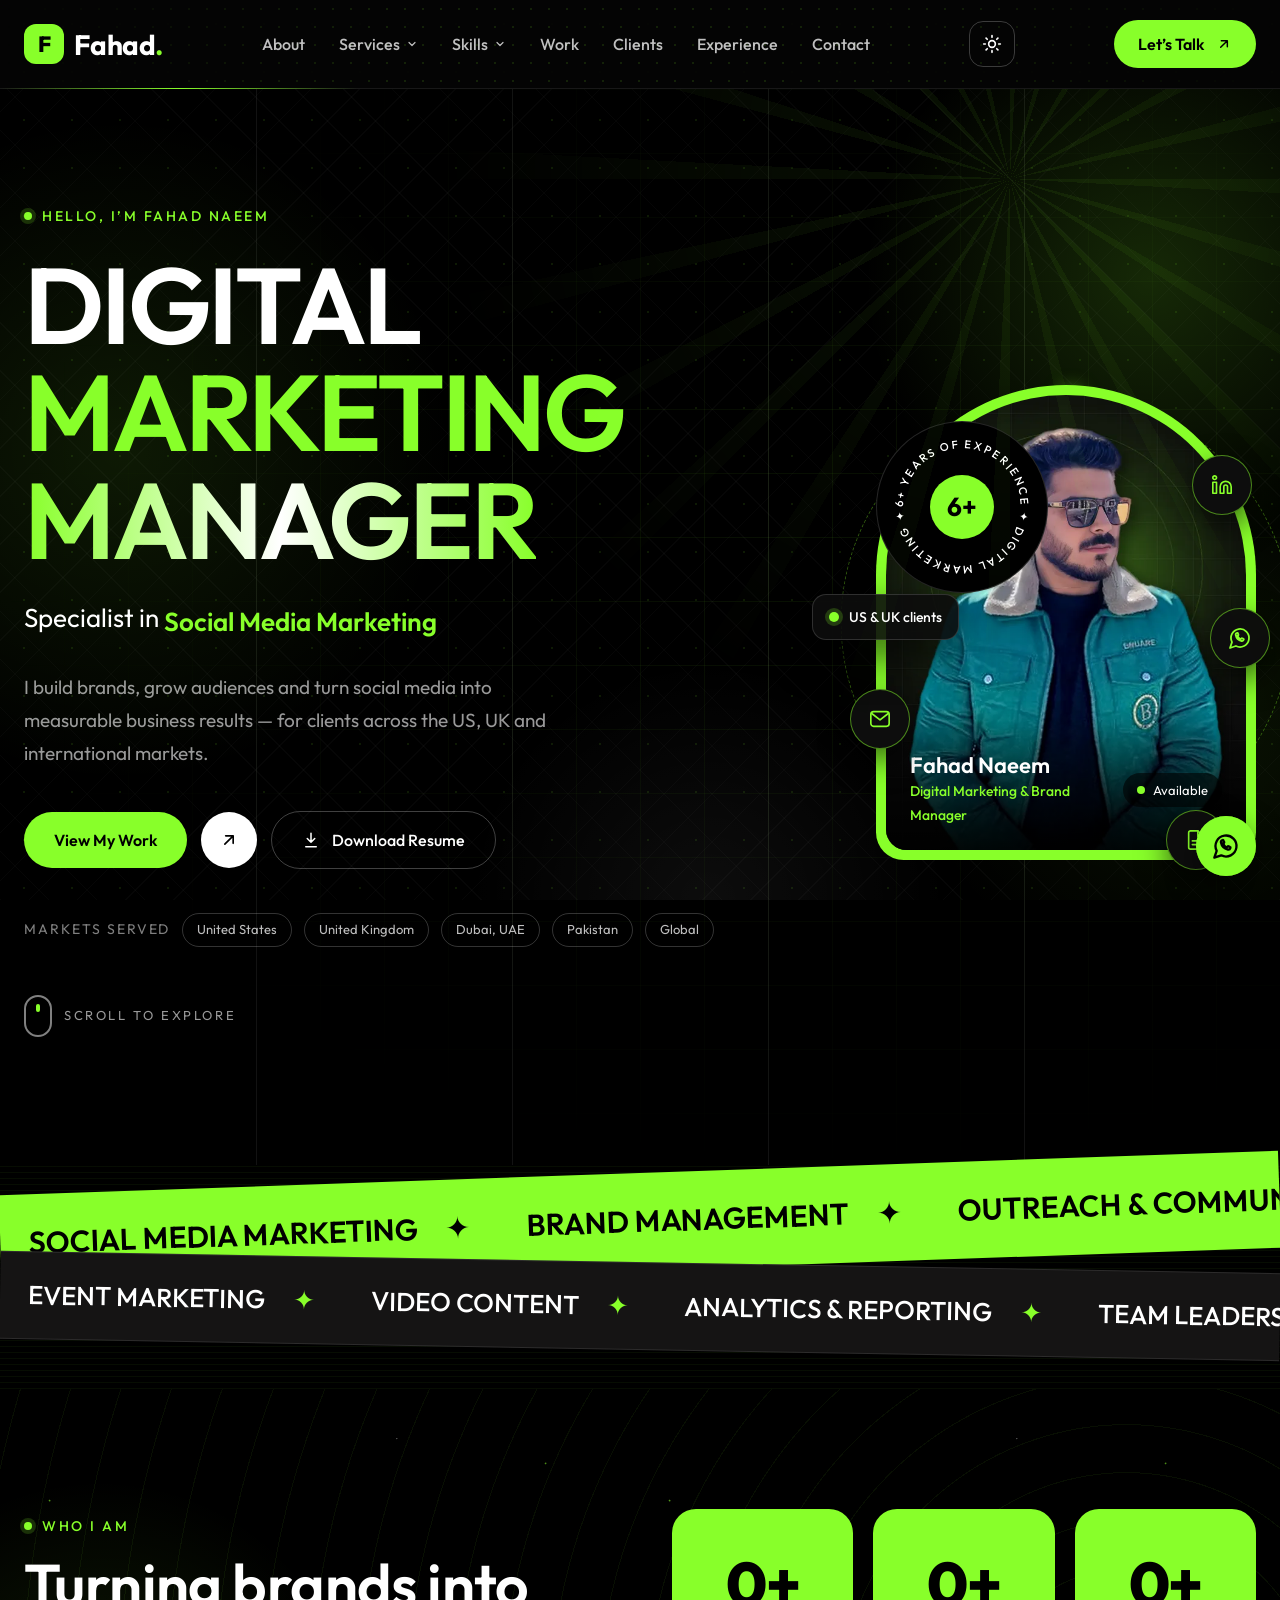
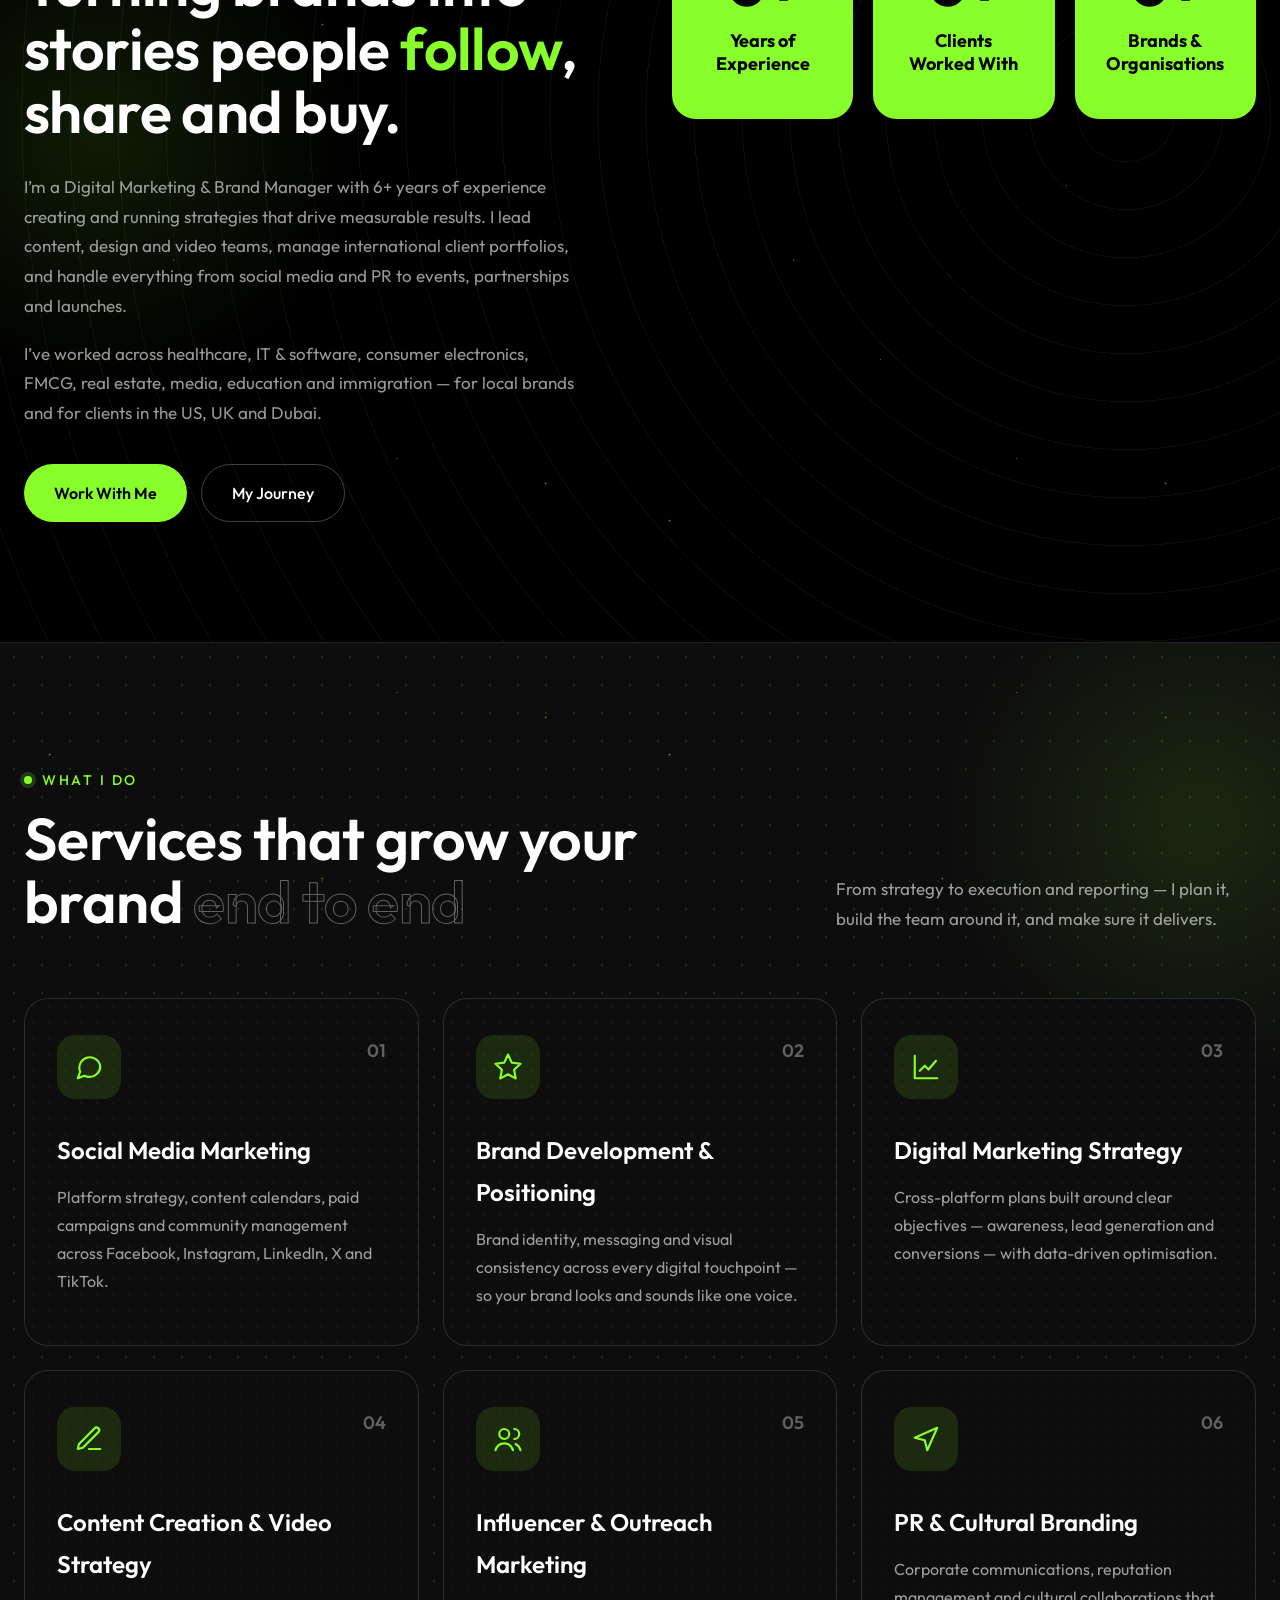
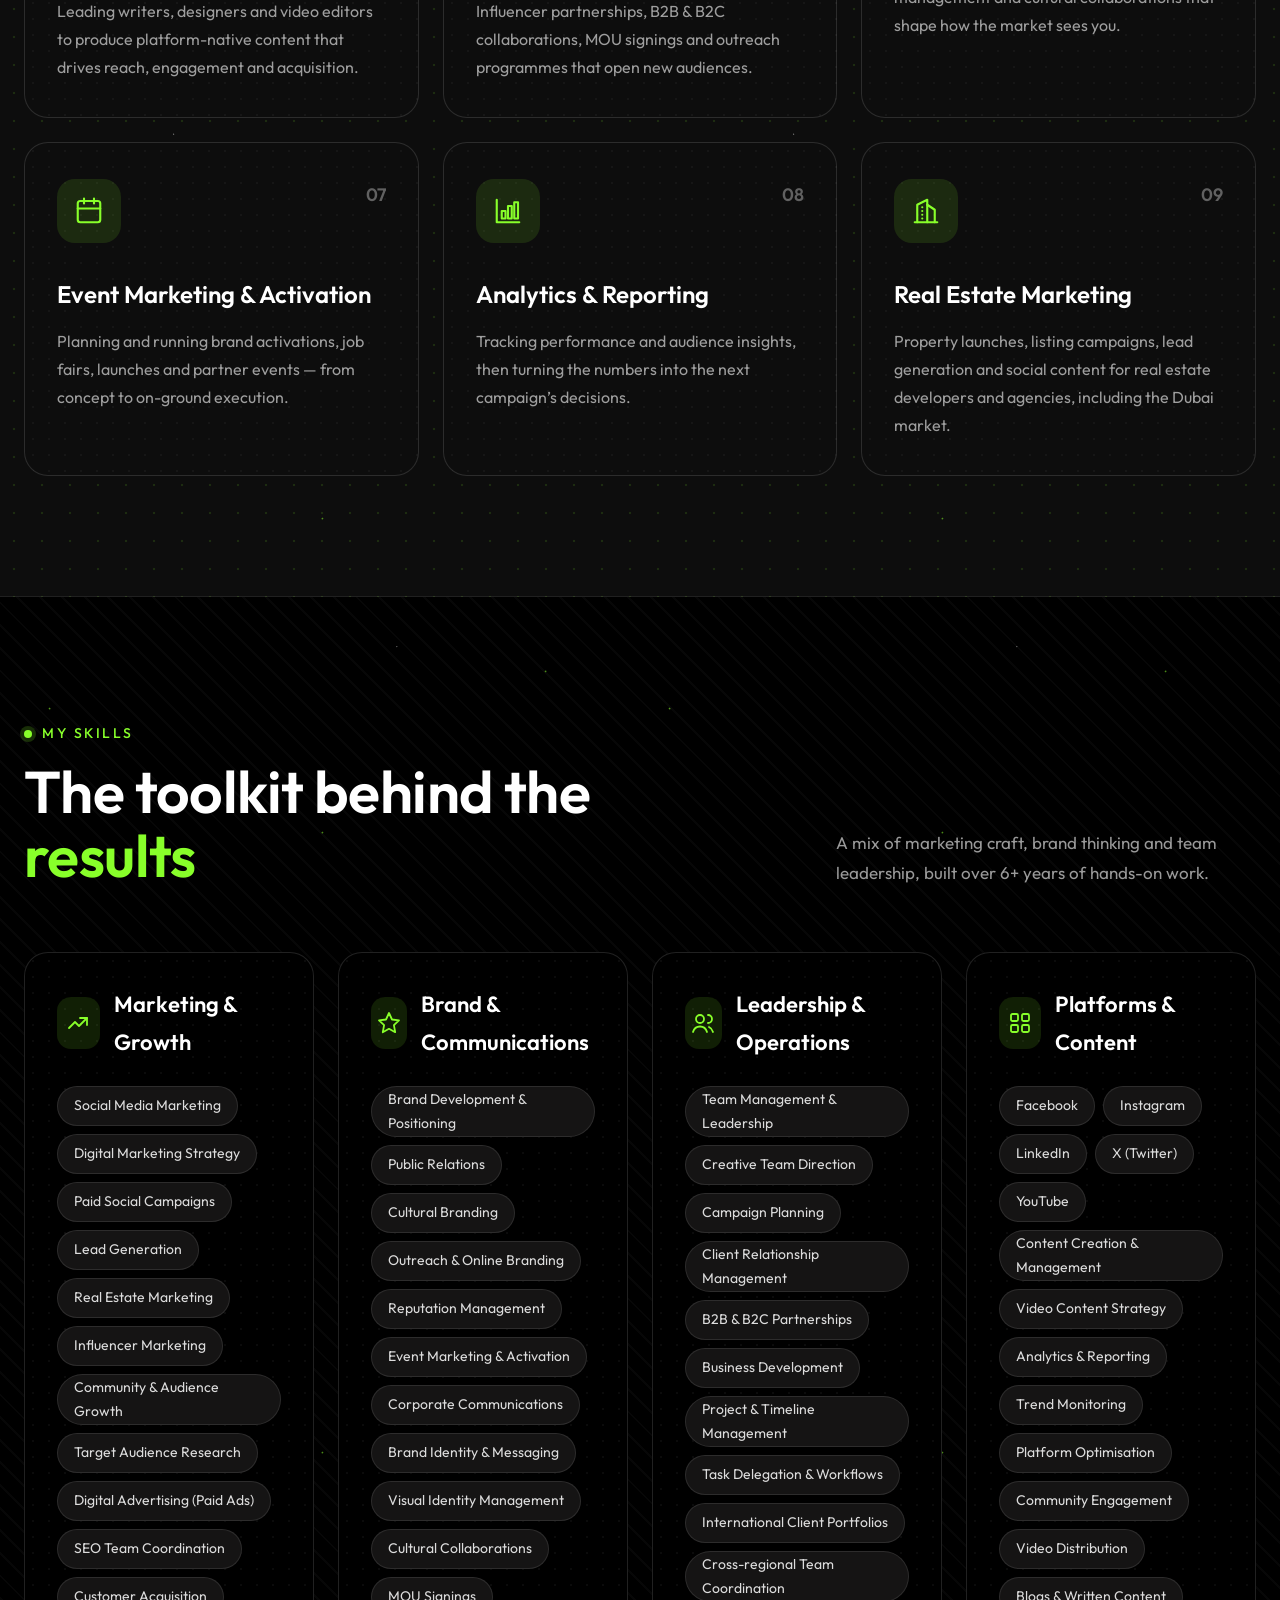
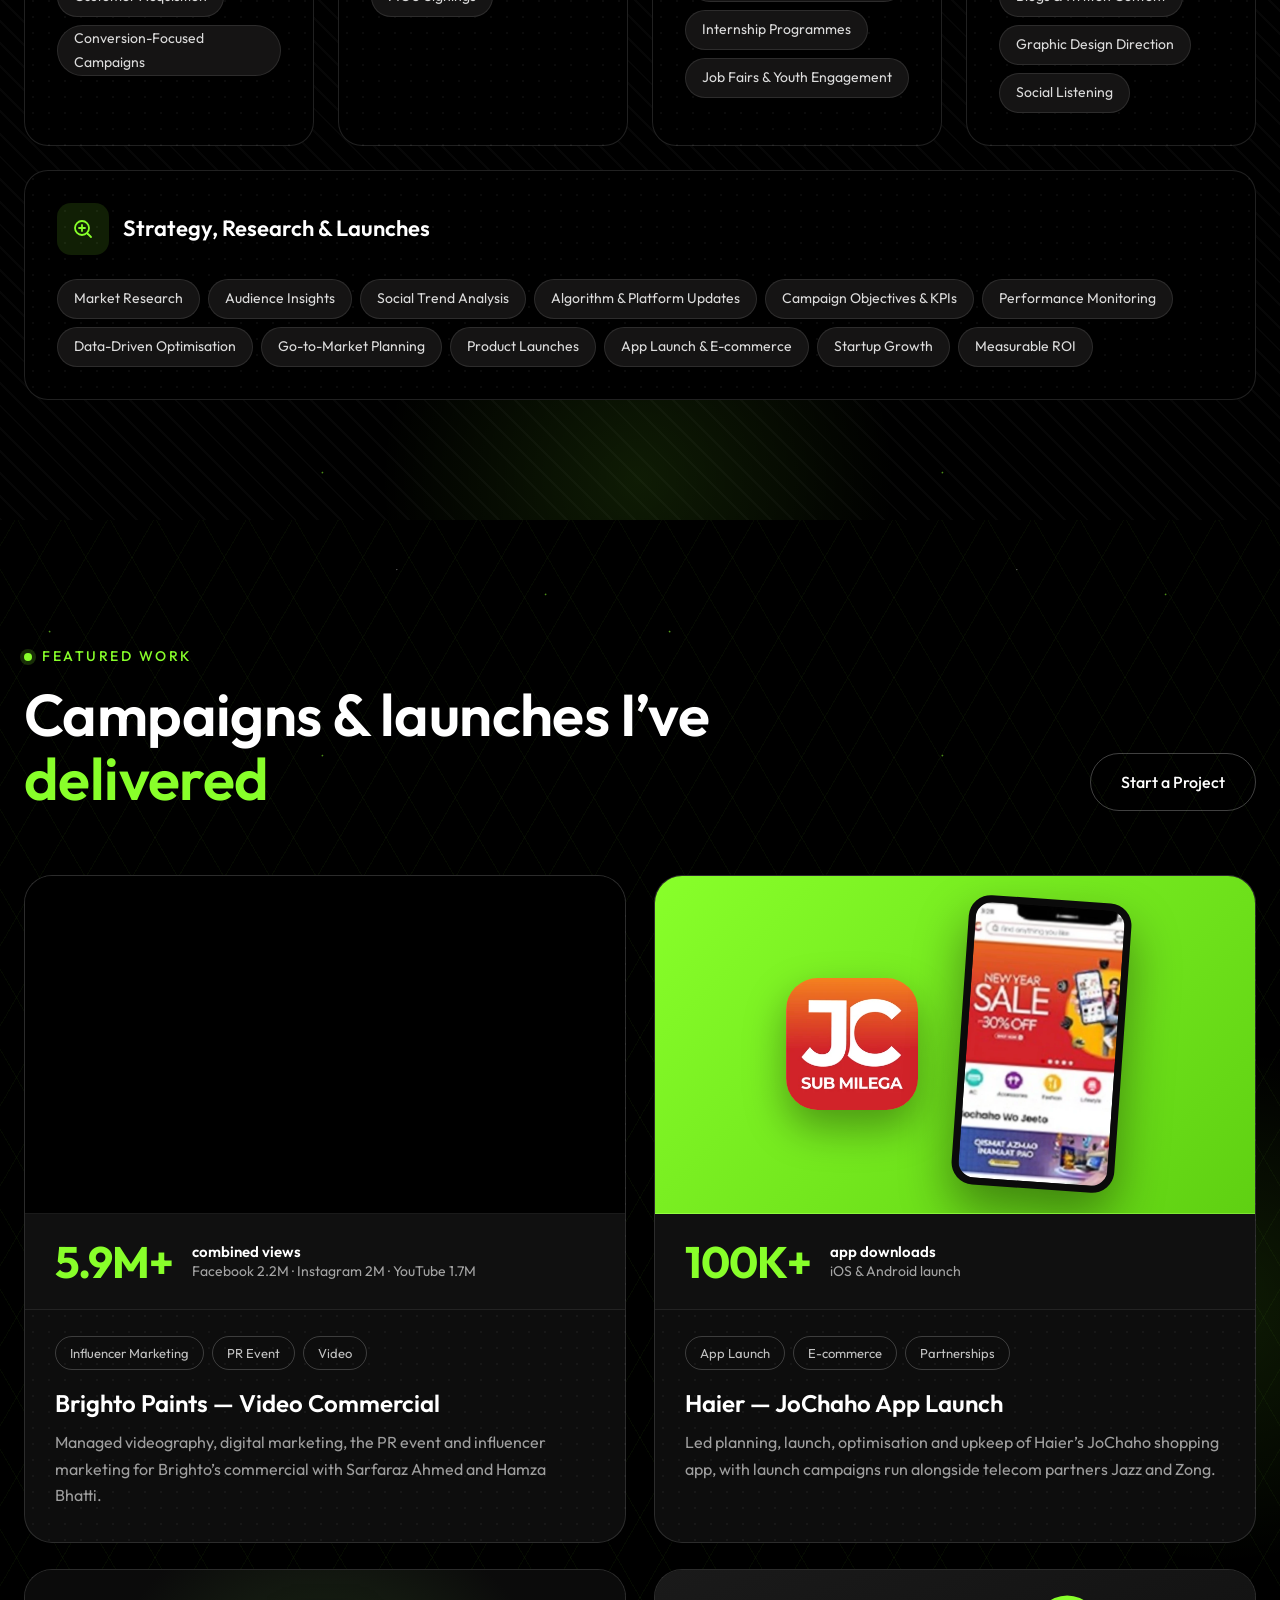
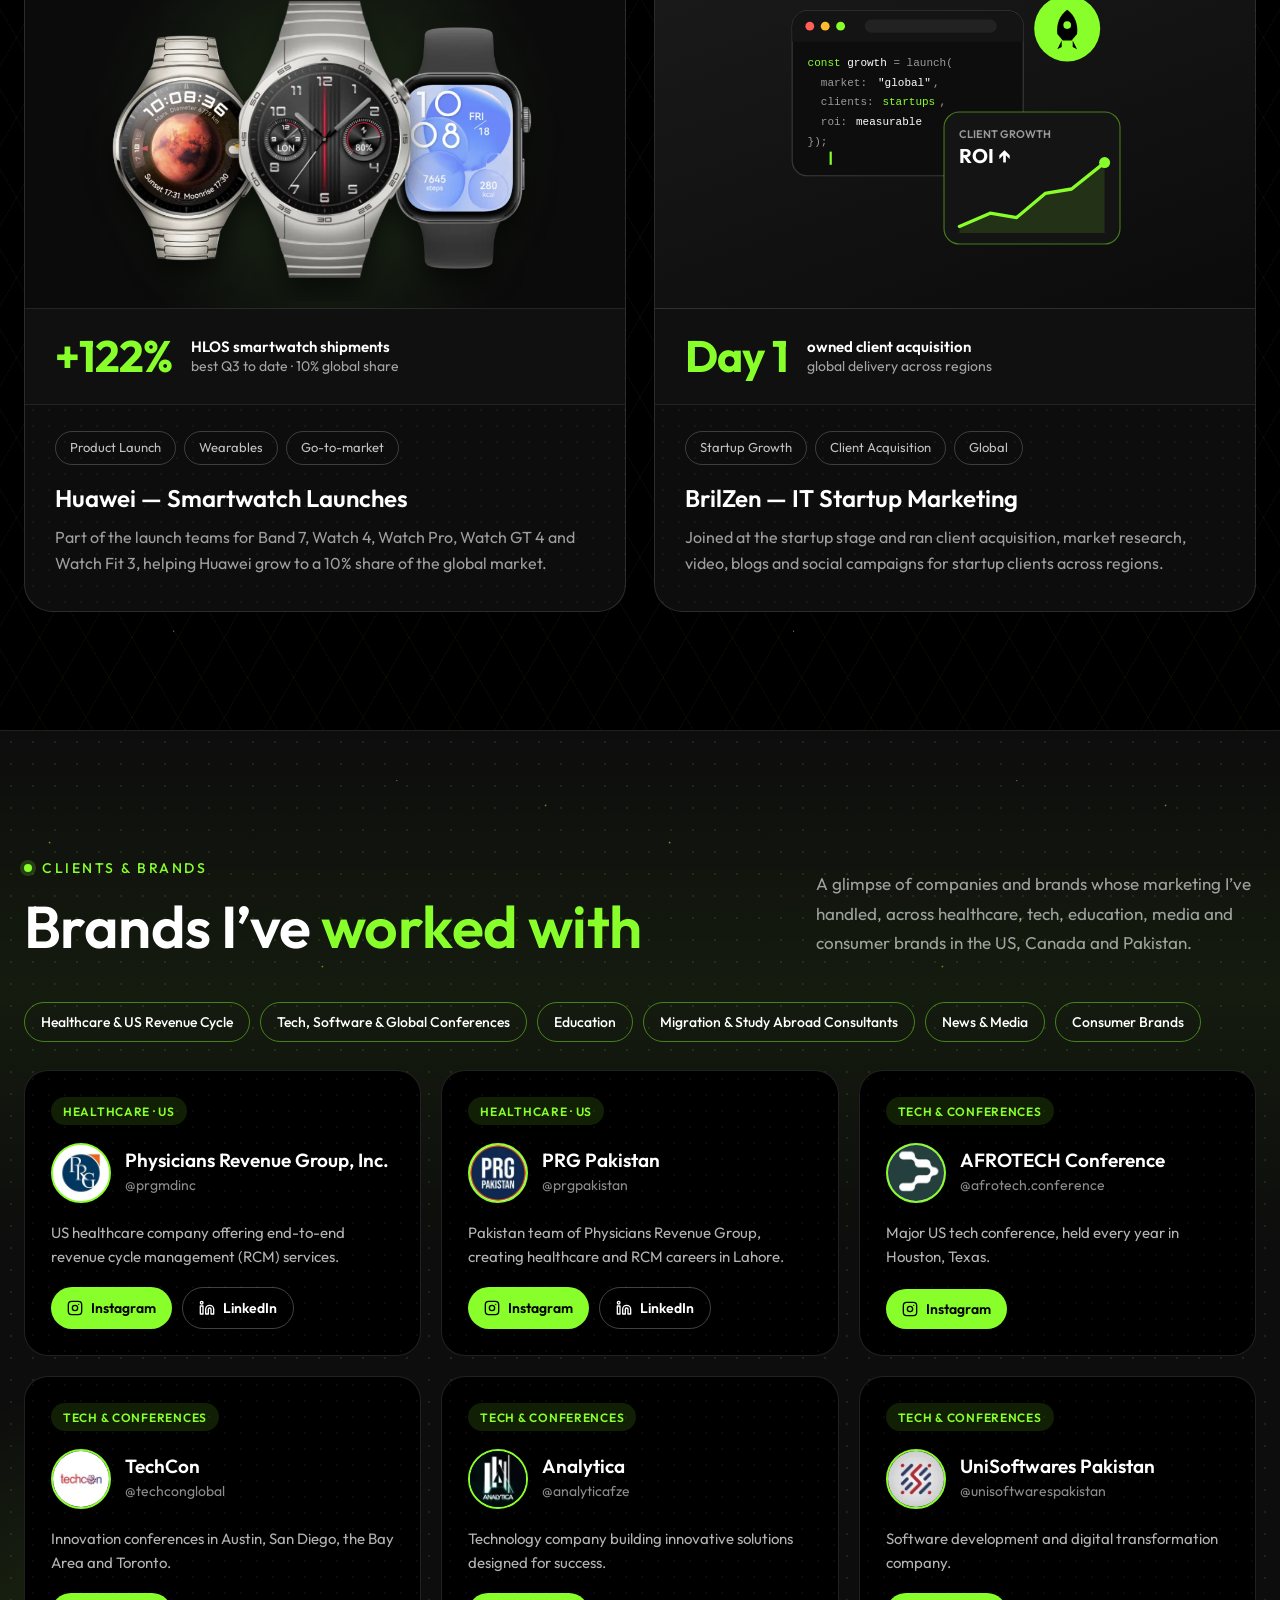
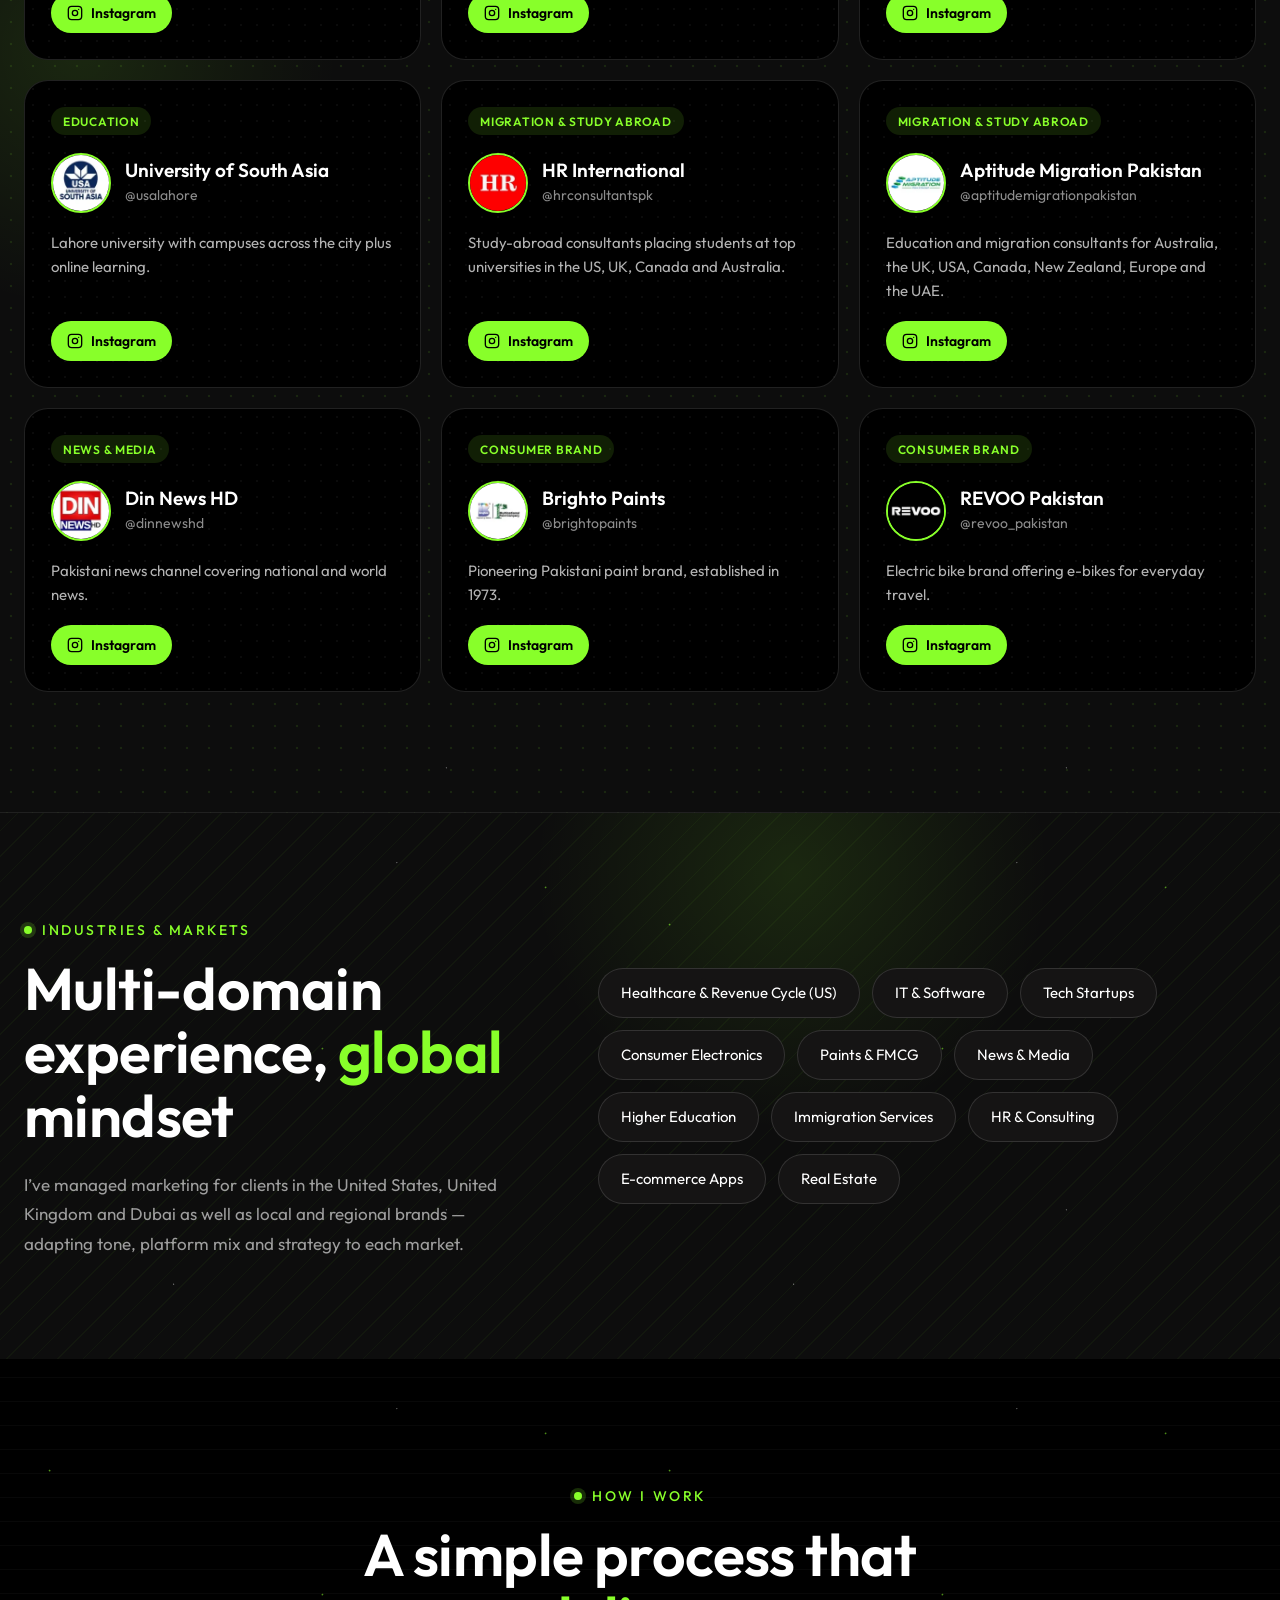
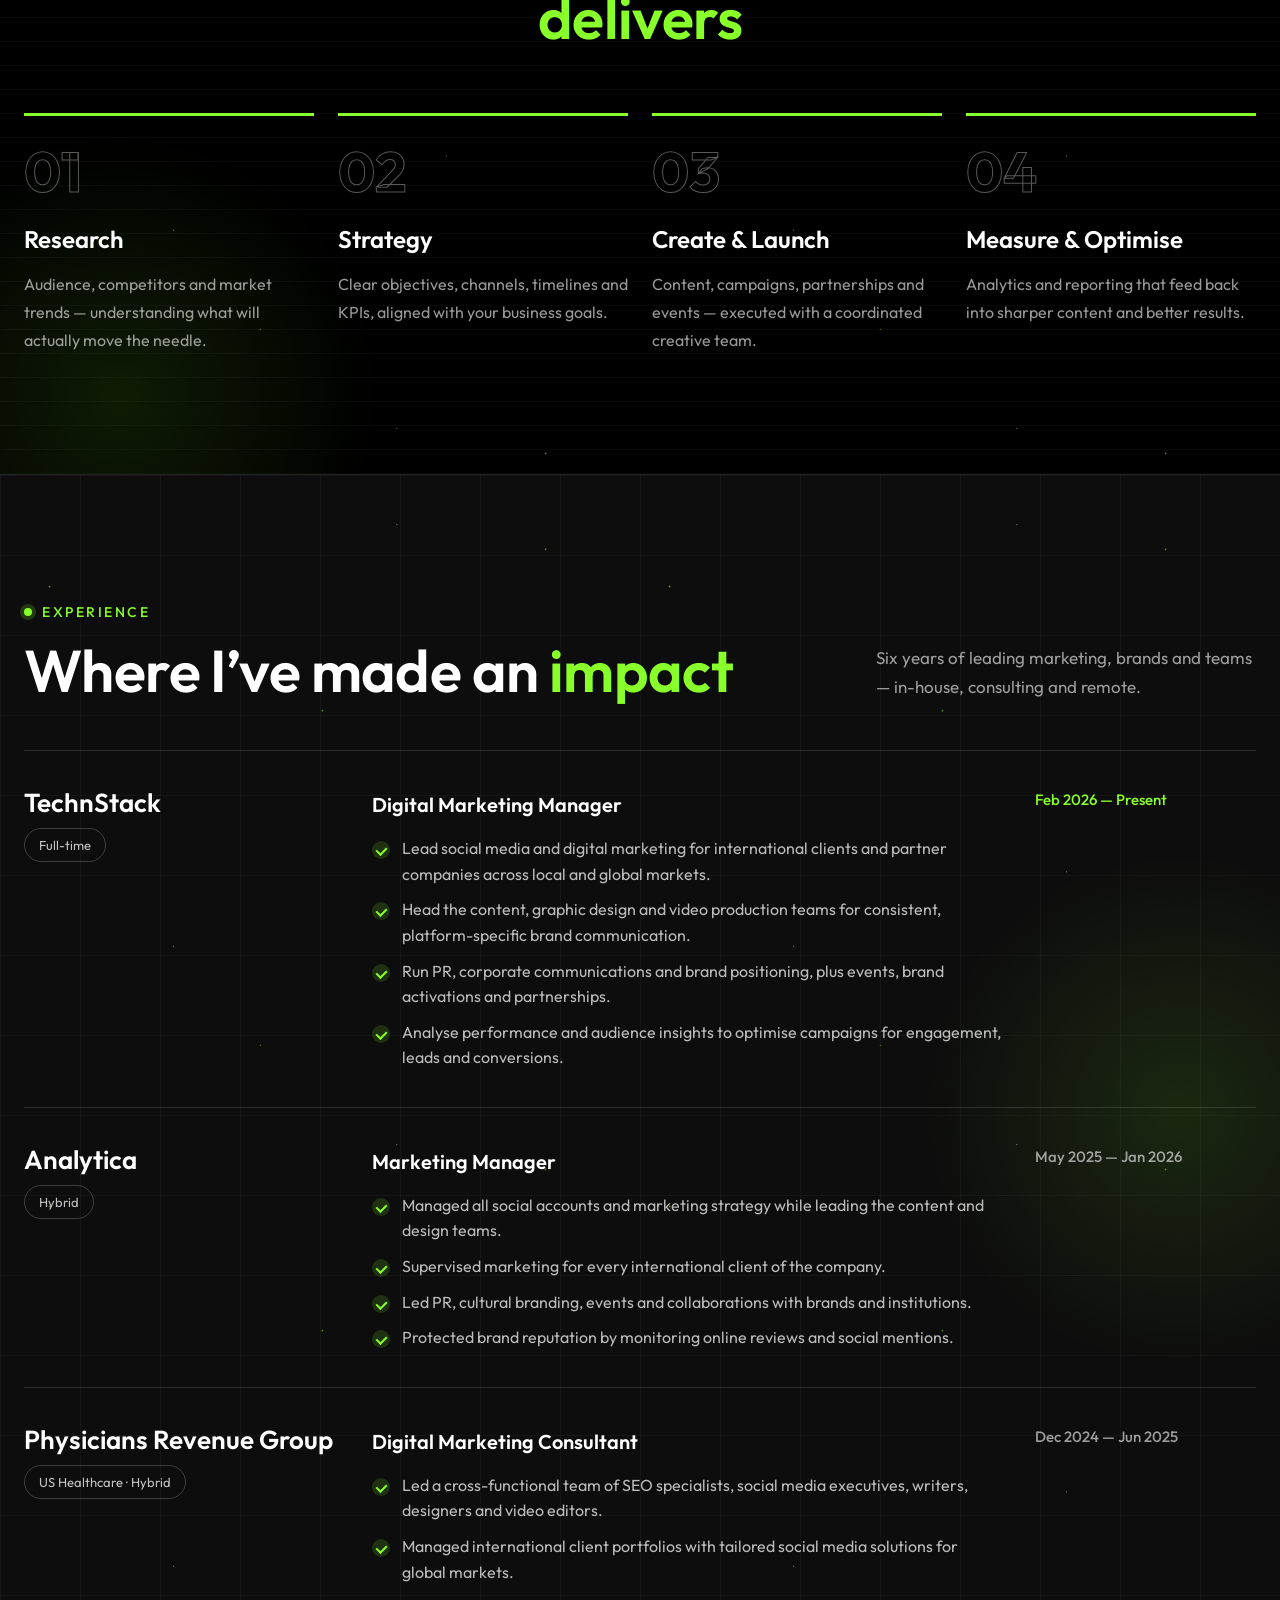
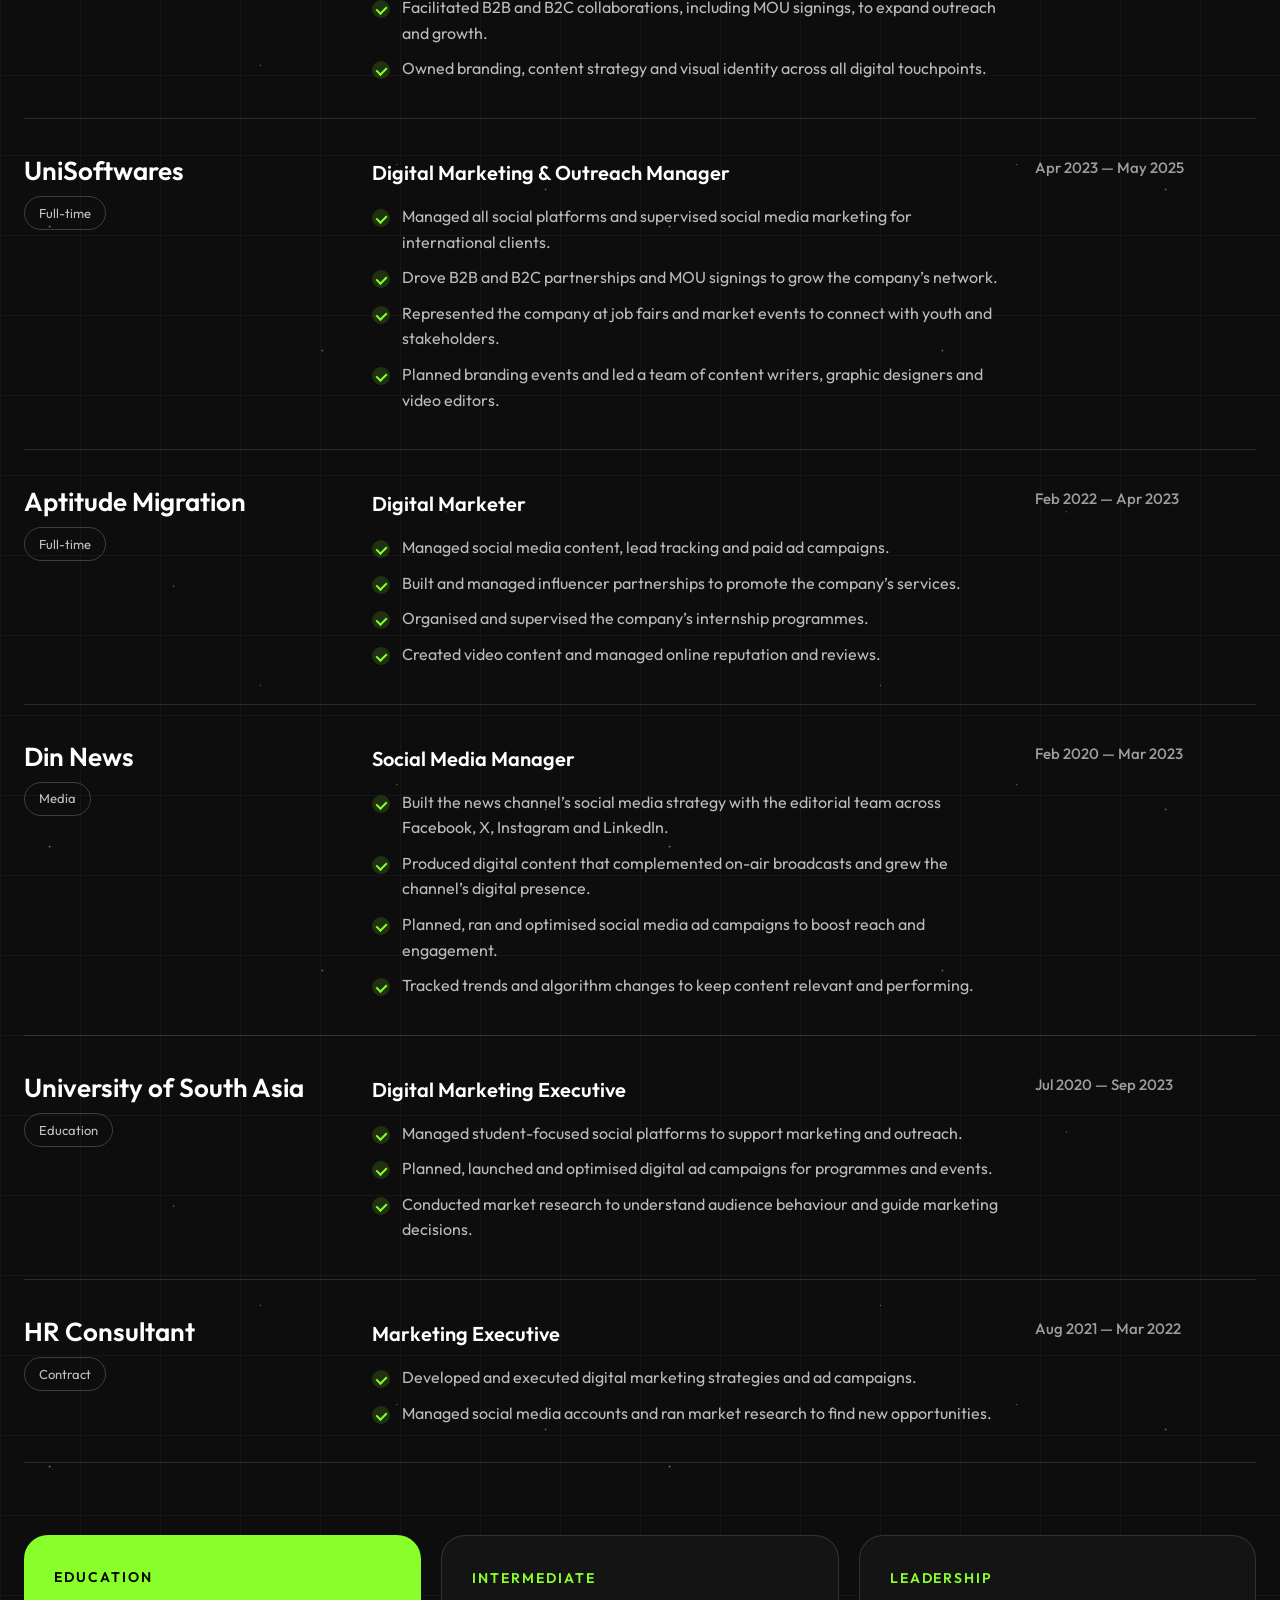
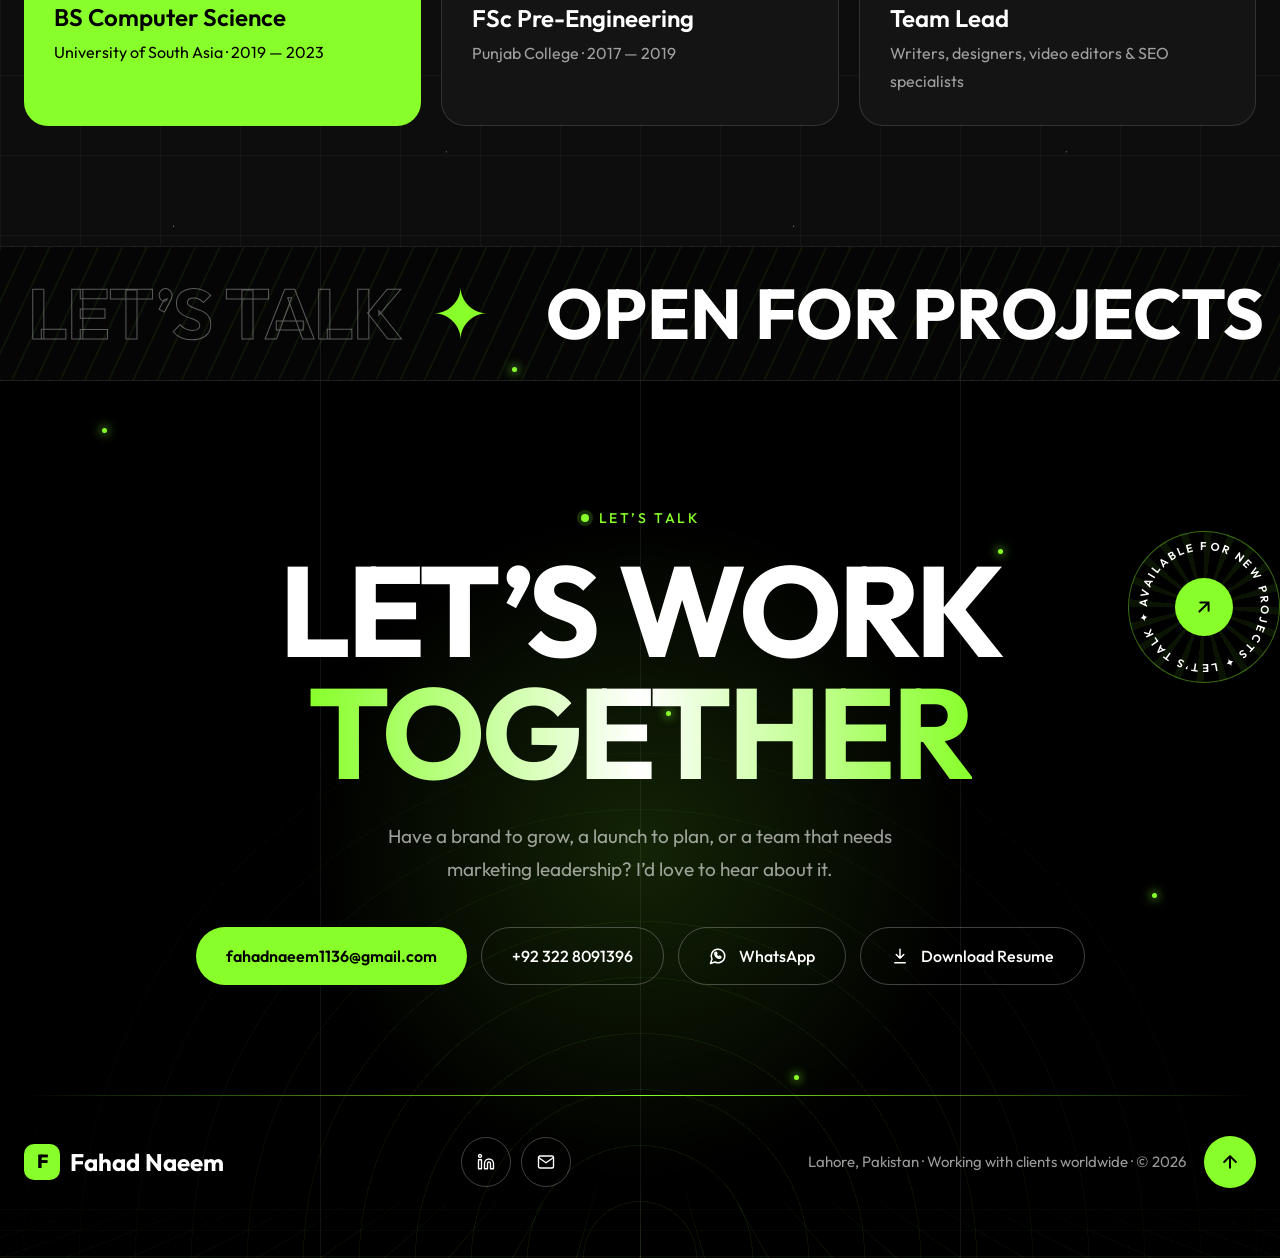
<file: index.html>
<!doctype html>
<html lang="en">
<head>
<meta charset="utf-8">
<meta name="viewport" content="width=device-width, initial-scale=1">
<meta name="theme-color" content="#000000">
<meta name="color-scheme" content="dark light">
<!-- light/dark mode: applies the visitor's last choice before the page paints (dark is the default) -->
<script>try{if(localStorage.getItem('theme')==='light'){document.documentElement.setAttribute('data-theme','light');document.querySelector('meta[name="theme-color"]').content='#f5f7f2'}}catch(e){}</script>

<!-- ====== SITE TITLE + SHARE PREVIEW (Google / WhatsApp / LinkedIn) ====== -->
<title>Fahad Naeem — Digital Marketing Manager</title>
<meta name="description" content="Fahad Naeem — Digital Marketing & Brand Manager with 6+ years of experience in social media marketing, branding, PR and outreach for US, UK and international clients.">
<meta property="og:title" content="Fahad Naeem — Digital Marketing Manager">
<meta property="og:description" content="Social media marketing, brand management, PR and outreach for US, UK and international brands.">
<meta property="og:type" content="website">
<meta property="og:url" content="https://fahadnaeem1135.github.io/">
<meta property="og:site_name" content="Fahad Naeem">
<meta property="og:image" content="https://fahadnaeem1135.github.io/og-image.jpg">
<meta property="og:image:type" content="image/jpeg">
<meta property="og:image:width" content="1200">
<meta property="og:image:height" content="630">
<meta property="og:image:alt" content="Fahad Naeem, Digital Marketing &amp; Brand Manager, 6+ years experience, 50+ clients served">
<meta name="twitter:card" content="summary_large_image">
<meta name="twitter:title" content="Fahad Naeem — Digital Marketing Manager">
<meta name="twitter:description" content="Social media marketing, brand management, PR and outreach for US, UK and international brands.">
<meta name="twitter:image" content="https://fahadnaeem1135.github.io/og-image.jpg">
<link rel="canonical" href="https://fahadnaeem1135.github.io/">
<link rel="icon" href="data:image/svg+xml,%3Csvg xmlns='http://www.w3.org/2000/svg' viewBox='0 0 64 64'%3E%3Crect width='64' height='64' rx='16' fill='%2388ff2a'/%3E%3Ctext x='32' y='45' font-family='Arial' font-weight='800' font-size='38' text-anchor='middle'%3EF%3C/text%3E%3C/svg%3E">

<!-- ====== FONT ====== -->
<link rel="preconnect" href="https://fonts.googleapis.com">
<link rel="preconnect" href="https://fonts.gstatic.com" crossorigin>
<!-- loads without blocking the page (text shows straight away in a fallback font, then swaps) -->
<link rel="preload" as="style" href="https://fonts.googleapis.com/css2?family=Outfit:wght@400;500;600;700;800&display=swap">
<link href="https://fonts.googleapis.com/css2?family=Outfit:wght@400;500;600;700;800&display=swap" rel="stylesheet" media="print" onload="this.media='all'">
<noscript><link href="https://fonts.googleapis.com/css2?family=Outfit:wght@400;500;600;700;800&display=swap" rel="stylesheet"></noscript>

<!-- ====== STYLES (design, colours, animations) – see /css folder ====== -->
<link rel="stylesheet" href="css/1-base.css">
<link rel="stylesheet" href="css/2-hero-effects.css">
<link rel="stylesheet" href="css/3-components.css">
<link rel="stylesheet" href="css/4-backgrounds.css">
<link rel="stylesheet" href="css/5-responsive.css">
<link rel="stylesheet" href="css/6-performance.css">
<link rel="stylesheet" href="css/7-light-theme.css">

<!-- ====== SPEED: start downloading the page parts and photo straight away ====== -->
<link rel="preload" href="fahad-portrait.webp" as="image" fetchpriority="high">
<link rel="preload" href="sections/01-header.html" as="fetch" crossorigin fetchpriority="high">
<link rel="preload" href="sections/02-hero.html" as="fetch" crossorigin fetchpriority="high">
<link rel="preload" href="sections/03-marquee.html" as="fetch" crossorigin>
<link rel="preload" href="sections/04-about.html" as="fetch" crossorigin>
<link rel="preload" href="sections/05-services.html" as="fetch" crossorigin>
<link rel="preload" href="sections/06-skills.html" as="fetch" crossorigin>
<link rel="preload" href="sections/07-work.html" as="fetch" crossorigin>
<link rel="preload" href="sections/08-clients.html" as="fetch" crossorigin>
<link rel="preload" href="sections/09-industries.html" as="fetch" crossorigin>
<link rel="preload" href="sections/10-process.html" as="fetch" crossorigin>
<link rel="preload" href="sections/11-experience.html" as="fetch" crossorigin>
<link rel="preload" href="sections/12-contact-footer.html" as="fetch" crossorigin>
</head>
<body>

<!--
  HOW THIS SITE IS BUILT
  Each part of the page lives in its own file inside the /sections folder.
  They are loaded in the order below. To change a part, edit that file.
  To remove a part, delete its line below. To reorder, move the lines.
  Full guide: README.md
-->
<div class="site" style="background: #000000; color: rgba(255,255,255,0.6); font-family: 'Outfit', system-ui, sans-serif; font-size: 17px; line-height: 1.75; overflow-x: clip">
  <div data-section="sections/01-header.html"></div>
  <div data-section="sections/02-hero.html"></div>
  <div data-section="sections/03-marquee.html"></div>
  <div data-section="sections/04-about.html"></div>
  <div data-section="sections/05-services.html"></div>
  <div data-section="sections/06-skills.html"></div>
  <div data-section="sections/07-work.html"></div>
  <div data-section="sections/08-clients.html"></div>
  <div data-section="sections/09-industries.html"></div>
  <div data-section="sections/10-process.html"></div>
  <div data-section="sections/11-experience.html"></div>
  <div data-section="sections/12-contact-footer.html"></div>
</div>

<noscript><p style="color:#fff;padding:24px;font-family:sans-serif">Please enable JavaScript to view this portfolio.</p></noscript>
<script src="js/load-sections.js"></script>
</body>
</html>
</file>
<file: css/1-base.css>
/* =========================================================
   BASE STYLES
   Page basics, headings, buttons, top menu and dropdowns, skill chips, stat cards.
   Theme colours used everywhere:
     lime  = #88ff2a  (same colour written as rgba(136,255,42, ...))
     black = #000000, dark grey = #0d0d0d / #151414, white = #ffffff
   ========================================================= */
body{margin:0;background:#000}
a{color:#88ff2a;text-decoration:none}a:hover{color:#ffffff}
.wrap{max-width:1350px;margin:0 auto;padding:0 24px;box-sizing:border-box}
.eyebrow{display:inline-flex;align-items:center;gap:10px;font-size:14px;font-weight:500;letter-spacing:.18em;text-transform:uppercase;color:#88ff2a}
.eyebrow:before{content:"";width:8px;height:8px;border-radius:50%;background:#88ff2a;box-shadow:0 0 0 4px rgba(136,255,42,.18);animation:pulse 2s ease-in-out infinite}
.h2{margin:14px 0 0;font-size:clamp(36px,4.6vw,60px);line-height:1.08;font-weight:600;color:#fff;letter-spacing:-.01em}
.btn{display:inline-flex;align-items:center;gap:12px;min-height:56px;padding:0 30px;border-radius:999px;background:#88ff2a;color:#000;font-weight:600;font-size:16px;transition:transform .35s ease,background .35s ease}
.btn:hover{background:#fff;color:#000;transform:translateY(-3px)}
.btn-ghost{display:inline-flex;align-items:center;gap:12px;min-height:56px;padding:0 30px;border-radius:999px;border:1px solid rgba(255,255,255,.25);color:#fff;font-weight:500;font-size:16px;transition:border-color .35s,color .35s}
.btn-ghost:hover{border-color:#88ff2a;color:#88ff2a}
.arrow{width:56px;height:56px;border-radius:50%;background:#fff;color:#000;display:inline-flex;align-items:center;justify-content:center;transition:transform .4s ease,background .4s}
.arrow:hover{transform:rotate(45deg);background:#88ff2a;color:#000}
.nav a{color:rgba(255,255,255,.75);font-size:16px;font-weight:500;transition:color .3s}
.nav a:hover{color:#88ff2a}
.dd{position:relative}
.dd-trigger{display:inline-flex;align-items:center;gap:6px;min-height:44px}
.dd-trigger svg{transition:transform .3s}
.dd:hover .dd-trigger svg,.dd:focus-within .dd-trigger svg{transform:rotate(180deg)}
.dd-menu{position:absolute;top:100%;left:-24px;padding:14px;box-sizing:border-box;background:#0d0d0d;border:1px solid rgba(255,255,255,.13);border-top:3px solid #88ff2a;border-radius:0 0 18px 18px;opacity:0;visibility:hidden;transform:translateY(14px);transition:opacity .35s,transform .35s,visibility .35s;box-shadow:0 30px 60px rgba(0,0,0,.6)}
.dd:hover .dd-menu,.dd:focus-within .dd-menu{opacity:1;visibility:visible;transform:none}
.nav .dd-menu a{display:flex;align-items:center;gap:10px;min-height:44px;padding:0 14px;border-radius:10px;font-size:15px;color:rgba(255,255,255,.8);transition:background .3s,color .3s,padding .3s}
.nav .dd-menu a:before{content:"";width:6px;height:6px;border-radius:50%;background:#88ff2a;flex:none}
.nav .dd-menu a:hover{background:#88ff2a;color:#000;padding-left:20px}
.nav .dd-menu a:hover:before{background:#000}
.photo{transition:transform 1s cubic-bezier(.2,.8,.2,1),filter .6s}
.photo-wrap:hover .photo{transform:scale(1.06)}
.skill-card{border:1px solid rgba(255,255,255,.13);border-radius:24px;padding:32px;background:#000;transition:border-color .4s,transform .4s}
.skill-card:hover{border-color:#88ff2a;transform:translateY(-6px)}
.chip{display:inline-flex;align-items:center;min-height:38px;padding:0 16px;border-radius:999px;background:#151414;border:1px solid rgba(255,255,255,.1);color:rgba(255,255,255,.85);font-size:14px;transition:background .3s,color .3s}
.chip:hover{background:#88ff2a;color:#000}
.stat-card{transition:transform .4s ease,box-shadow .4s ease}
.stat-card:hover{transform:translateY(-8px) rotate(-1deg);box-shadow:0 22px 44px rgba(136,255,42,.25)}
html{scroll-behavior:smooth}
section{scroll-margin-top:88px}
</file>
<file: css/2-hero-effects.css>
/* =========================================================
   HEADER + HERO EFFECTS
   Header slide-in, menu underline, button shine, typing roles, orbit rings, floating bubbles, text reveal, marquee (scrolling text) and scroll-reveal animations.
   Theme colours used everywhere:
     lime  = #88ff2a  (same colour written as rgba(136,255,42, ...))
     black = #000000, dark grey = #0d0d0d / #151414, white = #ffffff
   ========================================================= */
/* ===== header / hero extra effects ===== */
.site-header{animation:slideDown .9s cubic-bezier(.2,.8,.2,1) both}
@keyframes slideDown{from{transform:translateY(-100%);opacity:0}to{transform:none;opacity:1}}
.nav > a,.dd-trigger{position:relative}
.nav > a:after,.dd-trigger:after{content:"";position:absolute;left:0;right:0;bottom:6px;height:2px;background:#88ff2a;transform:scaleX(0);transform-origin:right;transition:transform .4s cubic-bezier(.2,.8,.2,1)}
.nav > a:hover:after,.dd:hover .dd-trigger:after{transform:scaleX(1);transform-origin:left}
.logo-mark{animation:logoPop 3s ease-in-out infinite}
@keyframes logoPop{0%,100%{transform:rotate(0)}10%{transform:rotate(-12deg) scale(1.08)}20%{transform:rotate(0) scale(1)}}
.btn{position:relative;overflow:hidden}
.btn:after{content:"";position:absolute;top:0;left:-60%;width:40%;height:100%;background:linear-gradient(120deg,rgba(255,255,255,0),rgba(255,255,255,.6),rgba(255,255,255,0));transform:skewX(-20deg);animation:shine 3.5s ease-in-out infinite;pointer-events:none}
@keyframes shine{0%,60%{left:-60%}100%{left:130%}}
.shimmer{background:linear-gradient(90deg,#88ff2a 0%,#ffffff 25%,#88ff2a 50%,#ffffff 75%,#88ff2a 100%);background-size:200% auto;-webkit-background-clip:text;background-clip:text;color:transparent;animation:shimmer 5s linear infinite}
@keyframes shimmer{to{background-position:-200% center}}
.role-window{display:inline-block;height:1.4em;overflow:hidden;vertical-align:bottom}
.role-track{display:flex;flex-direction:column;animation:roles 12s cubic-bezier(.75,0,.25,1) infinite}
.role-track span{display:block;height:1.4em;line-height:1.4em;color:#88ff2a;font-weight:600;white-space:nowrap}
@keyframes roles{0%,20%{transform:translateY(0)}25%,45%{transform:translateY(-1.4em)}50%,70%{transform:translateY(-2.8em)}75%,95%{transform:translateY(-4.2em)}100%{transform:translateY(-5.6em)}}
.caret{display:inline-block;width:3px;height:1.1em;background:#88ff2a;margin-left:6px;vertical-align:-2px;animation:blink 1s steps(1) infinite}
@keyframes blink{50%{opacity:0}}
.glow-drift{animation:drift 12s ease-in-out infinite}
@keyframes drift{50%{transform:translate(-90px,70px) scale(1.15)}}
.orbit{position:absolute;left:50%;top:50%;width:118%;aspect-ratio:1/1;transform:translate(-50%,-50%);border-radius:50%;border:1px dashed rgba(136,255,42,.35);animation:orbitSpin 40s linear infinite;pointer-events:none}
.orbit.two{width:96%;border:1px solid rgba(255,255,255,.08);animation-duration:60s;animation-direction:reverse}
.orbit:before{content:"";position:absolute;top:-6px;left:50%;width:12px;height:12px;border-radius:50%;background:#88ff2a;box-shadow:0 0 18px 4px rgba(136,255,42,.6)}
@keyframes orbitSpin{to{transform:translate(-50%,-50%) rotate(360deg)}}
.bubble{position:absolute;z-index:3;width:58px;height:58px;border-radius:50%;background:#0d0d0d;border:1px solid rgba(136,255,42,.5);color:#88ff2a;display:flex;align-items:center;justify-content:center;box-shadow:0 12px 30px rgba(0,0,0,.6);animation:bob 4s ease-in-out infinite;transition:background .3s,color .3s}
.bubble:hover{background:#88ff2a;color:#000}
@keyframes bob{50%{transform:translateY(-16px)}}
.float-chip{position:absolute;z-index:3;display:inline-flex;align-items:center;gap:10px;padding:10px 16px;border-radius:14px;background:rgba(13,13,13,.9);border:1px solid rgba(255,255,255,.15);color:#fff;font-size:14px;font-weight:500;white-space:nowrap;box-shadow:0 16px 40px rgba(0,0,0,.6);animation:bob 5s ease-in-out infinite}
.scroll-cue{display:inline-flex;align-items:center;gap:12px;color:rgba(255,255,255,.6);font-size:13px;letter-spacing:.2em;text-transform:uppercase}
.mouse{width:24px;height:38px;border:2px solid rgba(255,255,255,.5);border-radius:14px;position:relative}
.mouse:after{content:"";position:absolute;left:50%;top:7px;width:4px;height:8px;margin-left:-2px;border-radius:2px;background:#88ff2a;animation:wheel 1.8s ease-in-out infinite}
@keyframes wheel{0%{opacity:0;transform:translateY(0)}30%{opacity:1}100%{opacity:0;transform:translateY(12px)}}
@media (prefers-reduced-motion: reduce){*,*:before,*:after{animation-duration:.01ms !important;animation-iteration-count:1 !important}}

/* hero split-text reveal */
.line{display:block;overflow:hidden}
.word{display:inline-block;transform:translateY(105%);animation:rise 1s cubic-bezier(.2,.8,.2,1) forwards}
.fade{opacity:0;animation:fadeUp 1s ease forwards}
@keyframes rise{to{transform:translateY(0)}}
@keyframes fadeUp{from{opacity:0;transform:translateY(40px)}to{opacity:1;transform:none}}
@keyframes spin{to{transform:rotate(360deg)}}
@keyframes pulse{50%{box-shadow:0 0 0 9px rgba(136,255,42,0)}}
@keyframes marquee{to{transform:translateX(-50%)}}
@keyframes marqueeRev{from{transform:translateX(-50%)}to{transform:translateX(0)}}
@keyframes drop{0%{top:-10%}100%{top:110%}}
@keyframes float{50%{transform:translateY(-14px)}}
@keyframes grow{from{transform:scaleX(0)}to{transform:scaleX(1)}}

.spin{animation:spin 16s linear infinite}
.float{animation:float 5s ease-in-out infinite}
.vline{position:absolute;top:0;bottom:0;width:1px;background:rgba(255,255,255,.07);overflow:hidden}
.vline:after{content:"";position:absolute;left:-1px;width:3px;height:90px;background:linear-gradient(#0000,#88ff2a);animation:drop 6s linear infinite}

/* marquee */
.marquee{display:flex;width:max-content;animation:marquee 32s linear infinite}
.marquee.rev{animation:marqueeRev 38s linear infinite}
.mq-item{display:inline-flex;align-items:center;gap:28px;padding:0 28px;white-space:nowrap}

/* scroll reveal (pure CSS, view timeline) */
@supports (animation-timeline: view()){
  .reveal{animation:fadeUp linear both;animation-timeline:view();animation-range:entry 0% cover 28%}
  .reveal-l{animation:slideL linear both;animation-timeline:view();animation-range:entry 0% cover 30%}
  .reveal-r{animation:slideR linear both;animation-timeline:view();animation-range:entry 0% cover 30%}
  .img-reveal{animation:clip linear both;animation-timeline:view();animation-range:entry 0% cover 40%}
  .bar{transform-origin:left;animation:grow linear both;animation-timeline:view();animation-range:entry 10% cover 40%}
}
@keyframes slideL{from{opacity:0;transform:translateX(-60px)}to{opacity:1;transform:none}}
@keyframes slideR{from{opacity:0;transform:translateX(60px)}to{opacity:1;transform:none}}
@keyframes clip{from{clip-path:inset(0 100% 0 0)}to{clip-path:inset(0 0 0 0)}}
</file>
<file: css/3-components.css>
/* =========================================================
   CARDS + COMPONENTS
   Service cards, work cards, experience list, client cards, footer effects, progress bar, number count-up, hover effects, WhatsApp button.
   Theme colours used everywhere:
     lime  = #88ff2a  (same colour written as rgba(136,255,42, ...))
     black = #000000, dark grey = #0d0d0d / #151414, white = #ffffff
   ========================================================= */
/* cards */
.svc{position:relative;border:1px solid rgba(255,255,255,.13);border-radius:24px;padding:36px 32px;background:#0d0d0d;overflow:hidden;transition:transform .45s ease,border-color .45s}
.svc:before{content:"";position:absolute;inset:auto 0 0 0;height:0;background:#88ff2a;transition:height .5s cubic-bezier(.2,.8,.2,1);z-index:0}
.svc:hover{transform:translateY(-8px);border-color:#88ff2a}
.svc:hover:before{height:100%}
.svc > *{position:relative;z-index:1;transition:color .4s}
.svc:hover h3,.svc:hover p,.svc:hover .num{color:#000 !important}
.svc:hover .ico{background:#000;color:#88ff2a}
.ico{width:64px;height:64px;border-radius:18px;background:rgba(136,255,42,.12);color:#88ff2a;display:flex;align-items:center;justify-content:center;transition:background .4s,color .4s}

.work{border-radius:28px;overflow:hidden;background:#0d0d0d;border:1px solid rgba(255,255,255,.13);transition:border-color .4s}
.work:hover{border-color:#88ff2a}
.work .cover{transition:transform .8s cubic-bezier(.2,.8,.2,1)}
.work:hover .cover{transform:scale(1.04)}
.tag{display:inline-flex;align-items:center;min-height:32px;padding:0 14px;border-radius:999px;border:1px solid rgba(255,255,255,.2);font-size:13px;color:rgba(255,255,255,.75)}

.exp-row{display:grid;grid-template-columns:minmax(0,1fr) minmax(0,2fr) minmax(0,.7fr);gap:32px;align-items:start;padding:36px 0;border-top:1px solid rgba(255,255,255,.13);transition:padding .4s}
.exp-row:hover{padding-left:18px}
.exp-row:hover .exp-co{color:#88ff2a}
.exp-list{list-style:none;margin:14px 0 0;padding:0;display:flex;flex-direction:column;gap:10px}
.exp-list li{position:relative;padding-left:30px;font-size:16px;line-height:1.6;color:rgba(255,255,255,.72)}
.exp-list li:before{content:"";position:absolute;left:0;top:5px;width:18px;height:18px;border-radius:50%;background:rgba(136,255,42,.15)}
.exp-list li:after{content:"";position:absolute;left:6px;top:9px;width:5px;height:8px;border:solid #88ff2a;border-width:0 2px 2px 0;transform:rotate(45deg)}

.pill{display:inline-flex;align-items:center;gap:10px;min-height:48px;padding:0 22px;border-radius:999px;background:#151414;border:1px solid rgba(255,255,255,.13);color:#fff;font-size:15px;transition:background .35s,color .35s}
.pill:hover{background:#88ff2a;color:#000}
.cl-grid{display:grid;grid-template-columns:repeat(auto-fill,minmax(300px,1fr));gap:20px}
.cl-card{display:flex;flex-direction:column;gap:18px;padding:26px;border-radius:24px;background:#000;border:1px solid rgba(255,255,255,.13);transition:transform .4s ease,border-color .4s}
.cl-card:hover{transform:translateY(-6px);border-color:#88ff2a}
.cl-av{width:60px;height:60px;flex:none;border-radius:50%;display:flex;align-items:center;justify-content:center;background:#151414;border:2px solid #88ff2a;color:#88ff2a;font-weight:700;font-size:18px}
img.cl-av{display:block;object-fit:cover;background:#ffffff;box-sizing:border-box;padding:0}
.cl-legend{display:flex;flex-wrap:wrap;gap:10px;margin:44px 0 28px}
.cl-chip{display:inline-flex;align-items:center;min-height:38px;padding:0 16px;border-radius:999px;border:1px solid rgba(136,255,42,.45);color:#fff;font-size:14px;font-weight:500}
.cl-tag{align-self:flex-start;display:inline-flex;align-items:center;min-height:28px;padding:0 12px;border-radius:999px;background:rgba(136,255,42,.12);color:#88ff2a;font-size:12px;font-weight:600;letter-spacing:.06em;text-transform:uppercase}
.cl-btn{display:inline-flex;align-items:center;gap:8px;min-height:40px;padding:0 16px;border-radius:999px;font-size:14px;font-weight:600;background:#88ff2a;color:#000}
.cl-btn:hover{background:#fff;color:#000}
.cl-btn.ghost{background:transparent;border:1px solid rgba(255,255,255,.25);color:#fff}
.cl-btn.ghost:hover{border-color:#88ff2a;color:#88ff2a}
.ft-word{display:inline-block}
@supports (animation-timeline: view()){.ft-rise{animation:ftRise linear both;animation-timeline:view();animation-range:entry 0% cover 35%}}
@keyframes ftRise{from{opacity:0;transform:translateY(70px) skewY(5deg)}to{opacity:1;transform:none}}
.ping:before{content:"";position:absolute;inset:0;border-radius:inherit;animation:ping 2.2s cubic-bezier(.2,.8,.2,1) infinite;pointer-events:none}
@keyframes ping{0%{box-shadow:0 0 0 0 rgba(136,255,42,.55)}100%{box-shadow:0 0 0 22px rgba(136,255,42,0)}}
.ft-badge{position:absolute;right:0;top:150px;z-index:2;width:150px;height:150px;border-radius:50%;background:#000;border:1px solid rgba(136,255,42,.4);display:flex;align-items:center;justify-content:center;transition:transform .4s}
.ft-badge:hover{transform:scale(1.08) rotate(-8deg)}
.ft-line{height:1px;background:linear-gradient(90deg,rgba(136,255,42,0),#88ff2a,rgba(136,255,42,0));transform-origin:center}
.ft-float{display:inline-block;animation:bob 3.6s ease-in-out infinite}
.social{transition:background .3s,color .3s,transform .3s}
.social:hover{transform:rotate(-12deg) scale(1.1)}
.totop{width:52px;height:52px;border-radius:50%;background:#88ff2a;color:#000;display:inline-flex;align-items:center;justify-content:center;transition:transform .3s,background .3s}
.totop:hover{transform:translateY(-4px);background:#fff;color:#000}
.totop svg{animation:arrowBob 1.6s ease-in-out infinite}
@keyframes arrowBob{50%{transform:translateY(-5px)}}
.star{position:absolute;width:5px;height:5px;border-radius:50%;background:#88ff2a;box-shadow:0 0 10px 2px rgba(136,255,42,.5);animation:twinkle 3.2s ease-in-out infinite;pointer-events:none}
@keyframes twinkle{0%,100%{opacity:.15;transform:scale(.6)}50%{opacity:1;transform:scale(1.3)}}
.progress{position:fixed;top:0;left:0;right:0;height:3px;background:#88ff2a;box-shadow:0 0 12px rgba(136,255,42,.7);transform-origin:left;transform:scaleX(0);z-index:200;pointer-events:none}
@supports (animation-timeline: scroll()){.progress{animation:grow linear both;animation-timeline:scroll(root)}.site-header{animation:slideDown .9s cubic-bezier(.2,.8,.2,1) both,headerGlow linear both;animation-timeline:auto,scroll(root);animation-range:normal,0px 260px}}
@keyframes headerGlow{to{background:rgba(5,5,5,.94);box-shadow:0 12px 30px rgba(0,0,0,.55),0 1px 0 rgba(136,255,42,.35)}}
@supports (animation-timeline: view()){.h2{animation:fadeUp linear both;animation-timeline:view();animation-range:entry 0% cover 25%}:is(.svc,.cl-card,.skill-card,.work).reveal:nth-child(4n+2){animation-range:entry 6% cover 34%}:is(.svc,.cl-card,.skill-card,.work).reveal:nth-child(4n+3){animation-range:entry 12% cover 40%}:is(.svc,.cl-card,.skill-card,.work).reveal:nth-child(4n+4){animation-range:entry 18% cover 46%}.metric{animation:metricPop linear both;animation-timeline:view();animation-range:entry 20% cover 45%}}
@keyframes metricPop{from{opacity:0;transform:scale(.6) translateY(20px)}to{opacity:1;transform:none}}
@property --n{syntax:"<integer>";inherits:false;initial-value:0}
@supports (animation-timeline: view()){.count{counter-reset:n var(--n);animation:countUp linear both;animation-timeline:view();animation-range:entry 10% cover 40%}.count .num-static{display:none}.count:after{content:counter(n) "+"}}
@keyframes countUp{from{--n:0}to{--n:var(--to)}}
.svc,.cl-card,.skill-card,.stat-card{transition:transform .45s ease,border-color .45s,box-shadow .45s ease,translate .45s cubic-bezier(.2,.8,.2,1)}
.svc:hover,.cl-card:hover,.skill-card:hover{translate:0 -8px}
.ico{transition:background .4s,color .4s,transform .5s cubic-bezier(.2,.8,.2,1)}
.svc:hover .ico{transform:rotate(-12deg) scale(1.12)}
.cl-av{transition:background .3s,color .3s}
.cl-card:hover .cl-av{background:#88ff2a;color:#000;animation:avPulse 1.4s ease-out infinite}
@keyframes avPulse{0%{box-shadow:0 0 0 0 rgba(136,255,42,.55)}100%{box-shadow:0 0 0 14px rgba(136,255,42,0)}}
.step{transition:translate .4s ease}
.step:hover{translate:0 -6px}
.step .outline{transition:color .4s,-webkit-text-stroke-color .4s}
.step:hover .outline{color:#88ff2a;-webkit-text-stroke-color:#88ff2a}
.lift{transition:translate .4s ease,box-shadow .4s ease}
.lift:hover{translate:0 -6px;box-shadow:0 22px 44px rgba(136,255,42,.18)}
.exp-list li:before,.exp-list li:after{transition:background .3s,border-color .3s}
.exp-row:hover .exp-list li:before{background:#88ff2a}
.exp-row:hover .exp-list li:after{border-color:#000}
.pill{animation:pillWave 5s ease-in-out infinite}
.pill:nth-child(2n){animation-delay:.5s}
.pill:nth-child(3n){animation-delay:1s}
.pill:nth-child(4n){animation-delay:1.5s}
.pill:nth-child(5n){animation-delay:2s}
@keyframes pillWave{50%{transform:translateY(-6px)}}
.marquee:hover{animation-play-state:paused}
.work .tag{transition:border-color .3s,color .3s}
.work:hover .tag{border-color:rgba(136,255,42,.6);color:#88ff2a}
.wa-float{position:fixed;right:24px;bottom:24px;z-index:150;width:60px;height:60px;border-radius:50%;background:#88ff2a;color:#000;display:flex;align-items:center;justify-content:center;animation:waPulse 2.4s ease-out infinite;transition:transform .3s}
.wa-float:hover{transform:scale(1.08)}
@keyframes waPulse{0%{box-shadow:0 0 0 0 rgba(136,255,42,.6),0 12px 30px rgba(0,0,0,.5)}100%{box-shadow:0 0 0 18px rgba(136,255,42,0),0 12px 30px rgba(0,0,0,.5)}}
.wa-float span{position:absolute;right:72px;white-space:nowrap;background:#0d0d0d;border:1px solid rgba(136,255,42,.4);color:#fff;font-size:14px;font-weight:500;padding:8px 14px;border-radius:999px;opacity:0;transform:translateX(10px);transition:opacity .3s,transform .3s;pointer-events:none}
.wa-float:hover span{opacity:1;transform:none}
/* work cards: one shared layout so all four match */
.work-grid{margin-top:64px;display:grid;grid-template-columns:repeat(auto-fit,minmax(min(100%,500px),1fr));gap:28px;align-items:stretch}
.work{display:flex;flex-direction:column;height:100%}
.work-media{position:relative;aspect-ratio:16/9;overflow:hidden;border-bottom:1px solid rgba(255,255,255,.1);display:flex;align-items:center;justify-content:center}
.media-video{background:#000}
.media-video iframe{position:absolute;inset:0;width:100%;height:100%;border:0;display:block}
.media-app{background:linear-gradient(135deg,#88ff2a 0%,#5fd012 100%);gap:7%}
.media-app .app-icon{width:24%;max-width:132px;height:auto;border-radius:24%;box-shadow:0 18px 40px rgba(0,0,0,.35)}
.media-app .phone{height:86%;aspect-ratio:9/16;border-radius:22px;background:#0b0b0b;padding:7px;box-sizing:border-box;box-shadow:0 24px 50px rgba(0,0,0,.4);transform:rotate(4deg)}
.media-app .phone img{display:block;width:100%;height:100%;object-fit:cover;object-position:top;border-radius:16px}
.media-watches{background:radial-gradient(circle at 50% 50%,#22331a 0%,#0b0b0b 68%)}
.media-watches img{width:96%;height:96%;object-fit:contain}
.media-tech{background:linear-gradient(160deg,#1a1a1a 0%,#0b0b0b 100%)}
.media-tech .media-art{height:88%;width:auto;max-width:92%}
.work-media img,.work-media .phone,.work-media .media-art{transition:transform .8s cubic-bezier(.2,.8,.2,1)}
.work:hover .media-watches img,.work:hover .media-tech .media-art{transform:scale(1.04)}
.work:hover .media-app .phone{transform:rotate(2deg) scale(1.03)}
.metric-band{display:flex;align-items:center;gap:18px;padding:20px 30px;background:#101010;border-bottom:1px solid rgba(255,255,255,.08);min-height:96px;box-sizing:border-box}
.metric-band .metric{font-size:44px !important;font-weight:700;line-height:1;color:#88ff2a;white-space:nowrap;letter-spacing:-.02em}
.metric-label{display:flex;flex-direction:column;color:#fff;font-size:15px;font-weight:600;line-height:1.35}
.metric-label span{color:rgba(255,255,255,.62);font-weight:400;font-size:14px}
.work-body{flex:1;display:flex;flex-direction:column;padding:26px 30px 32px}
.work-tags{display:flex;flex-wrap:wrap;gap:8px}
.work-body h3{margin:18px 0 0;font-size:24px;line-height:1.3;font-weight:600;color:#fff}
.work-body p{margin:10px 0 0;font-size:16px;line-height:1.65}
</file>
<file: css/4-backgrounds.css>
/* =========================================================
   BACKGROUND TEXTURES + ANIMATIONS
   Moving grids, glowing orbs, particles, film grain, light rays, per-section textures, global background layer, footer rings/floor, card textures.
   Theme colours used everywhere:
     lime  = #88ff2a  (same colour written as rgba(136,255,42, ...))
     black = #000000, dark grey = #0d0d0d / #151414, white = #ffffff
   ========================================================= */
#home::before{content:"";position:absolute;inset:0;z-index:0;pointer-events:none;background-image:linear-gradient(rgba(136,255,42,.07) 1px,transparent 1px),linear-gradient(90deg,rgba(136,255,42,.07) 1px,transparent 1px);background-size:64px 64px;animation:gridMove 16s linear infinite;-webkit-mask-image:radial-gradient(ellipse at 65% 45%,#000 0%,transparent 72%);mask-image:radial-gradient(ellipse at 65% 45%,#000 0%,transparent 72%)}
@keyframes gridMove{to{background-position:64px 64px}}
:is(#about,#services,#skills,#work,#clients,#experience,section[style*="padding: 100px 0"],section[style*="padding: 120px 0"]:not([id])){position:relative;isolation:isolate;overflow:clip}
:is(#about,#services,#skills,#work,#clients,#experience,section[style*="padding: 100px 0"],section[style*="padding: 120px 0"]:not([id]))::before{content:"";position:absolute;z-index:-1;width:560px;height:560px;border-radius:50%;background:radial-gradient(circle,rgba(136,255,42,.11),rgba(136,255,42,0) 65%);animation:orbFloat 24s ease-in-out infinite;pointer-events:none}
:is(#about,#services,#skills,#work,#clients,#experience,section[style*="padding: 100px 0"],section[style*="padding: 120px 0"]:not([id]))::after{content:"";position:absolute;inset:0;z-index:-1;pointer-events:none;opacity:.85;background-image:radial-gradient(2px 2px at 8% 18%,rgba(136,255,42,.8),transparent 70%),radial-gradient(1.5px 1.5px at 28% 76%,rgba(255,255,255,.6),transparent 70%),radial-gradient(2px 2px at 52% 38%,rgba(136,255,42,.7),transparent 70%),radial-gradient(1.5px 1.5px at 72% 64%,rgba(255,255,255,.5),transparent 70%),radial-gradient(2px 2px at 88% 12%,rgba(136,255,42,.7),transparent 70%),radial-gradient(1.5px 1.5px at 42% 92%,rgba(136,255,42,.6),transparent 70%),radial-gradient(1.5px 1.5px at 64% 8%,rgba(255,255,255,.5),transparent 70%);background-size:620px 620px;animation:particlesRise 46s linear infinite}
@keyframes particlesRise{to{background-position:0 -620px}}
@keyframes orbFloat{0%,100%{transform:translate(0,0) scale(1)}33%{transform:translate(90px,-70px) scale(1.15)}66%{transform:translate(-70px,60px) scale(.9)}}
#about::before{left:-180px;top:8%}
#services::before{right:-200px;top:-100px;animation-delay:-6s}
#skills::before{left:28%;bottom:-240px;animation-delay:-12s}
#work::before{right:-220px;top:28%;animation-delay:-3s}
#clients::before{left:-200px;top:38%;animation-delay:-9s}
#experience::before{right:-180px;top:12%;animation-delay:-15s}
section[style*="padding: 100px 0"]::before{left:40%;top:-220px;animation-delay:-18s}
section[style*="padding: 120px 0"]:not([id])::before{left:-160px;bottom:-200px;animation-delay:-20s}
.grain{position:fixed;inset:-10%;z-index:40;pointer-events:none;opacity:.7;background-image:radial-gradient(rgba(255,255,255,.05) .6px,transparent 1px),radial-gradient(rgba(255,255,255,.04) .6px,transparent 1px),radial-gradient(rgba(0,0,0,.35) .7px,transparent 1.2px);background-size:7px 7px,11px 13px,17px 19px;background-position:0 0,3px 5px,9px 2px;animation:grain .9s steps(4) infinite}
@keyframes grain{0%{transform:translate(0,0)}25%{transform:translate(-2px,3px)}50%{transform:translate(3px,-2px)}75%{transform:translate(-3px,-3px)}100%{transform:translate(2px,2px)}}
#home{overflow:clip}
#home::after{content:"";position:absolute;right:-380px;top:-560px;width:1300px;height:1300px;z-index:0;pointer-events:none;background:repeating-conic-gradient(from 0deg,rgba(136,255,42,.07) 0deg 3deg,transparent 3deg 15deg);-webkit-mask-image:radial-gradient(circle,#000 0%,transparent 62%);mask-image:radial-gradient(circle,#000 0%,transparent 62%);animation:spin 120s linear infinite}
#about{background-image:repeating-radial-gradient(circle at 88% 38%,rgba(136,255,42,.06) 0 1px,transparent 1px 48px);animation:ringPulse 14s ease-in-out infinite}
@keyframes ringPulse{0%,100%{background-size:100% 100%}50%{background-size:108% 108%}}
#services{background-image:radial-gradient(rgba(136,255,42,.13) 1px,transparent 1.6px) !important;background-size:28px 28px !important;animation:dotDrift 26s linear infinite}
@keyframes dotDrift{to{background-position:28px 56px}}
#skills{background-image:repeating-linear-gradient(45deg,rgba(255,255,255,.028) 0 2px,transparent 2px 16px);animation:stripeSlide 24s linear infinite}
@keyframes stripeSlide{to{background-position:226px 0}}
#clients{background-image:linear-gradient(180deg,rgba(136,255,42,0) 0%,rgba(136,255,42,.06) 50%,rgba(136,255,42,0) 100%),radial-gradient(rgba(136,255,42,.10) 1px,transparent 1.6px) !important;background-size:100% 520px,22px 22px !important;background-repeat:no-repeat,repeat !important;animation:scanDown 9s linear infinite}
@keyframes scanDown{from{background-position:0 -520px,0 0}to{background-position:0 calc(100% + 520px),22px 22px}}
#experience{background-image:linear-gradient(rgba(255,255,255,.035) 1px,transparent 1px),linear-gradient(90deg,rgba(255,255,255,.035) 1px,transparent 1px) !important;background-size:80px 80px !important;animation:gridMove2 30s linear infinite}
@keyframes gridMove2{to{background-position:80px 80px}}
section[style*="padding: 100px 0"]{background-image:repeating-linear-gradient(-45deg,rgba(136,255,42,.045) 0 1px,transparent 1px 18px) !important;animation:stripeSlide 30s linear infinite}
section[style*="padding: 120px 0"]:not([id]){background-image:repeating-linear-gradient(0deg,rgba(255,255,255,.03) 0 1px,transparent 1px 24px);animation:linesUp 12s linear infinite}
@keyframes linesUp{to{background-position:0 -240px}}
/* ===== global background layer (fills every plain black area) ===== */
div:has(> .bgfx){isolation:isolate}
.bgfx{position:fixed;inset:0;z-index:-1;pointer-events:none;overflow:hidden;background-image:repeating-linear-gradient(45deg,rgba(255,255,255,.022) 0 1px,transparent 1px 34px),repeating-linear-gradient(-45deg,rgba(255,255,255,.022) 0 1px,transparent 1px 34px),radial-gradient(rgba(136,255,42,.10) 1px,transparent 1.5px);background-size:auto,auto,48px 48px;animation:fxDrift 40s linear infinite}
@keyframes fxDrift{to{background-position:48px 0,-48px 0,48px 48px}}
.bgfx i{position:absolute;display:block;border-radius:50%;will-change:transform}
.bgfx i:nth-child(1){width:720px;height:720px;left:-240px;top:10%;background:radial-gradient(circle,rgba(136,255,42,.10),rgba(136,255,42,0) 65%);animation:aurA 34s ease-in-out infinite alternate}
.bgfx i:nth-child(2){width:620px;height:620px;right:-220px;top:45%;background:radial-gradient(circle,rgba(136,255,42,.08),rgba(136,255,42,0) 65%);animation:aurB 41s ease-in-out infinite alternate}
.bgfx i:nth-child(3){width:520px;height:520px;left:35%;bottom:-260px;background:radial-gradient(circle,rgba(255,255,255,.05),rgba(255,255,255,0) 65%);animation:aurA 29s ease-in-out infinite alternate-reverse}
.bgfx i:nth-child(4){border-radius:0;width:140vmax;height:90px;left:-20vmax;top:30%;background:linear-gradient(180deg,transparent,rgba(136,255,42,.045),transparent);transform:rotate(-24deg);animation:beam 16s linear infinite}
.bgfx i:nth-child(5),.bgfx i:nth-child(6){border-radius:2px;width:160px;height:1px;top:0;left:0;background:linear-gradient(90deg,rgba(136,255,42,0),#88ff2a);opacity:0;animation:star 9s linear infinite}
.bgfx i:nth-child(6){animation-delay:-4.5s;animation-duration:11s}
@keyframes aurA{0%{transform:translate(0,0) scale(1)}50%{transform:translate(18vw,-8vh) scale(1.2)}100%{transform:translate(6vw,14vh) scale(.9)}}
@keyframes aurB{0%{transform:translate(0,0) scale(1.1)}50%{transform:translate(-16vw,10vh) scale(.85)}100%{transform:translate(-6vw,-12vh) scale(1.15)}}
@keyframes beam{0%{transform:translateY(-70vh) rotate(-24deg)}100%{transform:translateY(90vh) rotate(-24deg)}}
@keyframes star{0%{transform:translate(10vw,8vh) rotate(28deg);opacity:0}6%{opacity:.8}18%{transform:translate(60vw,38vh) rotate(28deg);opacity:0}100%{transform:translate(60vw,38vh) rotate(28deg);opacity:0}}
/* header: dot texture + sweeping lime line */
.site-header::before{content:"";position:absolute;inset:0;z-index:-1;pointer-events:none;background-image:radial-gradient(rgba(136,255,42,.12) 1px,transparent 1.5px);background-size:18px 18px;-webkit-mask-image:linear-gradient(90deg,transparent,#000 30%,#000 70%,transparent);mask-image:linear-gradient(90deg,transparent,#000 30%,#000 70%,transparent);animation:hdrDots 20s linear infinite}
@keyframes hdrDots{to{background-position:180px 0}}
.site-header::after{content:"";position:absolute;left:0;bottom:-1px;width:28%;height:1px;pointer-events:none;background:linear-gradient(90deg,transparent,#88ff2a,transparent);animation:hdrSweep 7s ease-in-out infinite}
@keyframes hdrSweep{0%{transform:translateX(-100%)}100%{transform:translateX(460%)}}
/* skills ticker strip */
section[aria-label="Skills ticker"]{position:relative;background-image:repeating-linear-gradient(0deg,rgba(136,255,42,.05) 0 1px,transparent 1px 6px);animation:linesUp 6s linear infinite}
/* work section: diamond lattice */
#work{background-image:repeating-linear-gradient(60deg,rgba(136,255,42,.04) 0 1px,transparent 1px 40px),repeating-linear-gradient(-60deg,rgba(136,255,42,.04) 0 1px,transparent 1px 40px);animation:latDrift 32s linear infinite}
@keyframes latDrift{to{background-position:0 160px,0 160px}}
/* footer: rings rising from the bottom + perspective floor */
#contact{isolation:isolate}
#contact::before{content:"";position:absolute;left:50%;bottom:-700px;width:1400px;height:1400px;margin-left:-700px;z-index:-1;pointer-events:none;border-radius:50%;background:repeating-radial-gradient(circle,rgba(136,255,42,.075) 0 1px,transparent 1px 56px);-webkit-mask-image:radial-gradient(circle,#000 20%,transparent 70%);mask-image:radial-gradient(circle,#000 20%,transparent 70%);animation:ringRise 10s linear infinite}
@keyframes ringRise{from{transform:scale(1)}to{transform:scale(1.08)}}
#contact::after{content:"";position:absolute;left:-25%;right:-25%;bottom:0;height:260px;z-index:-1;pointer-events:none;background-image:linear-gradient(rgba(136,255,42,.10) 1px,transparent 1px),linear-gradient(90deg,rgba(136,255,42,.10) 1px,transparent 1px);background-size:64px 64px;transform:perspective(420px) rotateX(62deg);transform-origin:bottom;-webkit-mask-image:linear-gradient(0deg,#000,transparent);mask-image:linear-gradient(0deg,#000,transparent);animation:floorMove 4s linear infinite}
@keyframes floorMove{to{background-position:0 64px,0 0}}
#contact > div:first-child{background-image:repeating-linear-gradient(115deg,rgba(136,255,42,.06) 0 2px,transparent 2px 22px) !important;animation:stripeSlide 14s linear infinite}
.ft-badge{background-image:repeating-conic-gradient(rgba(136,255,42,.08) 0 6deg,transparent 6deg 18deg)}
/* black cards: fine texture + hover sheen */
.skill-card,.cl-card,.work{background-image:radial-gradient(rgba(255,255,255,.045) 1px,transparent 1.4px),linear-gradient(115deg,transparent 40%,rgba(136,255,42,.10) 50%,transparent 60%);background-size:16px 16px,250% 100%;background-position:0 0,150% 0;background-repeat:repeat,no-repeat;transition:background-position .9s ease,border-color .4s,transform .4s}
.skill-card:hover,.cl-card:hover,.work:hover{background-position:0 0,-50% 0}
.svc{background-image:radial-gradient(rgba(255,255,255,.04) 1px,transparent 1.4px);background-size:16px 16px}
@media (max-width:700px){.bgfx i:nth-child(1),.bgfx i:nth-child(2){width:420px;height:420px}#contact::before{width:900px;height:900px;margin-left:-450px;bottom:-450px}}
@media (prefers-reduced-motion:reduce){.bgfx,.bgfx i,.site-header::before,.site-header::after,#contact::before,#contact::after,#work,section[aria-label="Skills ticker"]{animation:none !important}}
</file>
<file: css/5-responsive.css>
/* =========================================================
   MOBILE / TABLET
   Mobile menu (hamburger) and all phone/tablet layout fixes. Also social icon + outline text styles.
   Theme colours used everywhere:
     lime  = #88ff2a  (same colour written as rgba(136,255,42, ...))
     black = #000000, dark grey = #0d0d0d / #151414, white = #ffffff
   ========================================================= */
#services [style*="minmax(280px, 1fr)"]{grid-template-columns:repeat(auto-fill,minmax(min(100%,340px),1fr)) !important}
.mnav{display:none}
@media (max-width: 900px){.mnav{display:block;order:3}.mnav summary{list-style:none;width:48px;height:48px;box-sizing:border-box;border-radius:14px;border:1px solid rgba(255,255,255,.22);display:flex;flex-direction:column;align-items:center;justify-content:center;gap:5px;cursor:pointer}.mnav summary::-webkit-details-marker{display:none}.mnav summary span{display:block;width:20px;height:2px;background:#fff;border-radius:2px;transition:transform .3s,opacity .3s}.mnav[open] summary{border-color:#88ff2a}.mnav[open] summary span:nth-child(1){transform:translateY(7px) rotate(45deg)}.mnav[open] summary span:nth-child(2){opacity:0}.mnav[open] summary span:nth-child(3){transform:translateY(-7px) rotate(-45deg)}.mnav-panel{position:absolute;left:0;right:0;top:100%;background:#050505;border-bottom:1px solid rgba(136,255,42,.35);padding:8px 24px 24px;display:flex;flex-direction:column;animation:fadeUp .35s ease both}.mnav-panel a{display:flex;align-items:center;min-height:52px;border-bottom:1px solid rgba(255,255,255,.08);color:#fff;font-size:18px;font-weight:500}.mnav-panel a:hover{color:#88ff2a}.mnav-panel a.mnav-wa{margin-top:16px;justify-content:center;border:0;border-radius:999px;background:#88ff2a;color:#000;font-weight:600}.site-header .btn{margin-left:auto}}
@media (max-width: 700px){#home{padding:56px 0 72px !important}section[style*="padding: 120px 0"]{padding:72px 0 !important}section[style*="padding: 100px 0"]{padding:64px 0 !important}#contact .wrap{padding-top:72px !important}.ft-line{margin-top:64px !important}.site-header .btn{padding:0 18px !important;min-height:44px !important;white-space:nowrap;font-size:15px}.site-header .btn svg{display:none}#about .reveal-r{grid-template-columns:repeat(3,minmax(0,1fr)) !important;gap:10px !important}.stat-card{min-height:136px !important;padding:16px 6px !important;gap:8px !important;border-radius:18px !important}.stat-card>div:first-child{font-size:34px !important}.stat-card>div:last-child{font-size:12.5px !important}.svc{padding:24px 22px !important}.svc h3{margin-top:18px !important;font-size:21px !important}.cl-card{padding:20px !important;gap:14px !important}.cl-grid{gap:14px !important}.work .cover{height:210px !important}.work .cover>[aria-hidden="true"]{display:none}.metric{font-size:46px !important}.exp-row{gap:14px !important;padding:28px 0 !important}.wa-float{width:54px;height:54px;right:16px;bottom:16px}.wa-float svg{width:24px;height:24px}}

.social{width:48px;height:48px;border-radius:50%;border:1px solid rgba(255,255,255,.25);display:inline-flex;align-items:center;justify-content:center;color:#fff;transition:background .3s,color .3s}
.social:hover{background:#88ff2a;color:#000;border-color:#88ff2a}

.outline{color:transparent;-webkit-text-stroke:1px rgba(255,255,255,.35)}

@media (max-width: 900px){
  .nav{display:none !important}
  .exp-row{grid-template-columns:minmax(0,1fr)}
  .hide-sm{display:none !important}
}
/* hero photo on tablets and phones: keep photo centred, badges tucked around it */
@media (max-width: 900px){.hero-photo{width:100%;max-width:460px;margin:28px auto 0;flex:0 1 auto !important}}
@media (max-width: 600px){.hero-photo{max-width:330px}.hero-photo .bubble{width:44px;height:44px}.hero-photo .bubble svg{width:18px;height:18px}.hero-photo .b-ig{right:-8px !important;top:14% !important}.hero-photo .b-li{right:-12px !important;top:34% !important}.hero-photo .b-fb{left:-12px !important;top:44% !important}.hero-photo .b-yt{left:-8px !important;right:auto !important;top:62% !important;bottom:auto !important}.hero-badge{width:92px !important;height:92px !important;left:-14px !important;top:-12px !important}.hero-badge svg{width:84px;height:84px}.hero-badge span{width:36px !important;height:36px !important;font-size:15px !important}}
@media (max-width: 900px) and (min-width: 601px){.hero-photo .b-yt{right:-14px !important;bottom:auto !important;top:72% !important}}
@media (max-width: 400px){.site-header .wrap{gap:10px !important}.site-header .btn{padding:0 14px !important;font-size:14px !important;min-height:42px !important}.mnav summary{width:44px !important;height:44px !important}.hero-photo [style*="font-size: 22px; font-weight: 600"]{font-size:18px !important}.hero-photo [style*="color: #88ff2a; font-size: 14px"]{font-size:12.5px !important}.hero-photo [style*="min-height: 34px; padding: 0 14px"]{padding:0 10px !important;min-height:30px !important;font-size:12px !important}}
@media (max-width: 700px){.metric-band{padding:16px 20px;gap:14px;min-height:0}.metric-band .metric{font-size:36px !important}.work-body{padding:22px 20px 26px}.work-body h3{font-size:21px}.media-app .phone{border-radius:16px;padding:5px}.media-app .phone img{border-radius:12px}}
</file>
<file: css/6-performance.css>
/* =========================================================
   PERFORMANCE
   Keeps the site fast and smooth on every phone and laptop:
   - background textures and glows are still shown, but they stand still
     (moving full-screen layers were the main cause of lag)
   - small accents (text roles, marquee, buttons, WhatsApp ring) still animate
   - animations pause automatically when their section is off-screen
   You normally never need to edit this file.
   ========================================================= */

/* 1. header: solid glass instead of live blur (blur re-renders every scroll frame) */
.site-header{backdrop-filter:none !important;-webkit-backdrop-filter:none !important;background:rgba(5,5,5,.92) !important}

/* 2. full-screen layers: film grain removed, global glow layer kept but still */
.grain{display:none !important}
.bgfx,.bgfx i{animation:none !important;will-change:auto !important}
.bgfx i:nth-child(n+4){display:none !important}

/* 3. section textures, glows and particles: shown, but not moving */
#home::before,#home::after,
:is(#about,#services,#skills,#work,#clients,#experience,section[style*="padding: 100px 0"],section[style*="padding: 120px 0"]:not([id])),
:is(#about,#services,#skills,#work,#clients,#experience,section[style*="padding: 100px 0"],section[style*="padding: 120px 0"]:not([id]))::before,
:is(#about,#services,#skills,#work,#clients,#experience,section[style*="padding: 100px 0"],section[style*="padding: 120px 0"]:not([id]))::after,
section[aria-label="Skills ticker"],#contact::before,#contact::after,#contact > div:first-child,
.site-header::before,.eyebrow:before,.ping:before,
.shimmer{animation:none !important;will-change:auto !important}
.shimmer{background-position:0 0 !important}

/* 4. light accents that stay animated, using GPU-friendly transforms */
.btn:after{animation:shineT 3.5s ease-in-out infinite !important}
@keyframes shineT{0%,60%{transform:translateX(0) skewX(-20deg)}100%{transform:translateX(480%) skewX(-20deg)}}
.vline:after{top:-90px;animation:dropT 6s linear infinite !important}
@keyframes dropT{to{transform:translateY(1400px)}}
.wa-float{animation:none !important;box-shadow:0 12px 30px rgba(0,0,0,.5)}
.wa-float::before{content:"";position:absolute;inset:0;border-radius:50%;background:rgba(136,255,42,.55);z-index:-1;animation:ringOut 2.4s ease-out infinite;pointer-events:none}
@keyframes ringOut{from{transform:scale(1);opacity:.7}to{transform:scale(1.7);opacity:0}}

/* 5. card hover sheen: cheap transform/opacity only */
.skill-card,.cl-card,.work{transition:border-color .3s,transform .3s !important}

/* 6. anything off-screen pauses (set by js/load-sections.js) */
.is-offscreen,.is-offscreen *,.is-offscreen *::before,.is-offscreen *::after{animation-play-state:paused !important}

/* 7. phones & small tablets: lighter decoration */
@media (max-width: 900px){
  .bgfx i,#home::after,.orbit,.vline{display:none !important}
  .pill,.float-chip,.ft-float,.float,.glow-drift,.bubble,.logo-mark{animation:none !important}
}

/* 8. visitors who ask their device for less motion */
@media (prefers-reduced-motion: reduce){
  *:not(.count),*::before,*:not(.count)::after{animation:none !important;transition:none !important;scroll-behavior:auto !important}
}
</file>
<file: css/7-light-theme.css>
/* =========================================================
   LIGHT MODE + the sun/moon button in the header
   Dark is the default. When a visitor clicks the button, the page gets
   data-theme="light" and the rules below repaint it in light colours.
   Their choice is remembered on their device.
   Light colours: page #f5f7f2, cards #ffffff, text #0d0d0d,
   lime stays #88ff2a for buttons; lime TEXT becomes darker #3b8500 so it can be read.
   ========================================================= */

/* ---------- the button ---------- */
.theme-toggle{width:46px;height:46px;flex:none;display:inline-flex;align-items:center;justify-content:center;border-radius:14px;border:1px solid rgba(255,255,255,.22);background:transparent;color:#fff;cursor:pointer;transition:border-color .3s,color .3s,background .3s;padding:0}
.theme-toggle:hover{border-color:#88ff2a;color:#88ff2a}
.theme-toggle:focus-visible{outline:2px solid #88ff2a;outline-offset:2px}
.theme-toggle svg{width:20px;height:20px}
.theme-toggle .i-moon{display:none}
html[data-theme="light"] .theme-toggle .i-sun{display:none}
html[data-theme="light"] .theme-toggle .i-moon{display:block}
@media (max-width: 900px){.theme-toggle{margin-left:auto}.site-header .btn{margin-left:0 !important}}
@media (max-width: 400px){.theme-toggle{width:40px;height:40px;border-radius:12px}
  .site-header .wrap{gap:8px !important;padding-left:16px !important;padding-right:16px !important}
  .site-header .wrap > a:first-child{font-size:23px !important;gap:8px !important}
  .site-header .logo-mark{width:34px !important;height:34px !important;font-size:19px !important;border-radius:10px !important}
  .site-header .btn{padding:0 12px !important;font-size:13px !important}
  .mnav summary{width:40px !important;height:40px !important}}

/* ---------- light mode ---------- */
html[data-theme="light"]{color-scheme:light}
html[data-theme="light"] body,
html[data-theme="light"] .site{background:#f5f7f2 !important;color:rgba(0,0,0,.66) !important}

/* inline text colours used in the section files */
html[data-theme="light"] [style*="color: #ffffff"],
html[data-theme="light"] [style*="color:#fff"]{color:#0d0d0d !important}
html[data-theme="light"] [style*="color: #88ff2a"]{color:#3b8500 !important}
html[data-theme="light"] [style*="color: rgba(255,255,255,0.7)"]{color:rgba(0,0,0,.72) !important}
html[data-theme="light"] [style*="color: rgba(255,255,255,0.6)"]:not(.site),
html[data-theme="light"] [style*="color: rgba(255,255,255,0.55)"],
html[data-theme="light"] [style*="color: rgba(255,255,255,0.5)"]{color:rgba(0,0,0,.62) !important}
html[data-theme="light"] [style*="color: rgba(255,255,255,0.35)"]{color:rgba(0,0,0,.45) !important}

/* inline dark backgrounds -> light surfaces */
html[data-theme="light"] [style*="background: #0d0d0d"],
html[data-theme="light"] [style*="background: #151414"],
html[data-theme="light"] [style*="background: #050505"]{background:#ffffff !important}
html[data-theme="light"] [style*="background: #000000"]:not(.site){background:#eef1ea !important}
html[data-theme="light"] [style*="background: rgba(0,0,0,0.6)"]{background:rgba(255,255,255,.85) !important}

/* inline borders */
html[data-theme="light"] [style*="border-top: 1px solid rgba(255,255,255"]{border-top-color:rgba(0,0,0,.1) !important}
html[data-theme="light"] [style*="border-bottom: 1px solid rgba(255,255,255"]{border-bottom-color:rgba(0,0,0,.1) !important}
html[data-theme="light"] [style*="border: 1px solid rgba(255,255,255"]{border-color:rgba(0,0,0,.12) !important}

/* things that sit on lime keep black text */
html[data-theme="light"] [style*="background: #88ff2a"],
html[data-theme="light"] [style*="background: #88ff2a"] *{color:#000 !important}

/* header + menus */
html[data-theme="light"] .site-header{background:rgba(245,247,242,.94) !important;border-bottom-color:rgba(0,0,0,.08) !important}
html[data-theme="light"] .site-header::before{opacity:.5}
html[data-theme="light"] .nav a{color:rgba(0,0,0,.72)}
html[data-theme="light"] .nav a:hover{color:#3b8500}
html[data-theme="light"] .dd-menu{background:#fff;border-color:rgba(0,0,0,.1);box-shadow:0 30px 60px rgba(0,0,0,.12)}
html[data-theme="light"] .nav .dd-menu a{color:rgba(0,0,0,.78)}
html[data-theme="light"] .nav .dd-menu a:hover{color:#000}
html[data-theme="light"] .theme-toggle,
html[data-theme="light"] .mnav summary{border-color:rgba(0,0,0,.18);color:#0d0d0d}
html[data-theme="light"] .theme-toggle:hover{border-color:#3b8500;color:#3b8500}
html[data-theme="light"] .mnav summary span{background:#0d0d0d}
html[data-theme="light"] .mnav-panel{background:#fff;border-bottom-color:rgba(59,133,0,.35)}
html[data-theme="light"] .mnav-panel a{color:#0d0d0d;border-bottom-color:rgba(0,0,0,.08)}
html[data-theme="light"] .mnav-panel a:hover{color:#3b8500}
html[data-theme="light"] .mnav-panel a.mnav-wa{color:#000}

/* headings, buttons, links */
html[data-theme="light"] .h2{color:#0d0d0d}
html[data-theme="light"] a:hover{color:#0d0d0d}
html[data-theme="light"] .btn:hover,html[data-theme="light"] .cl-btn:hover,html[data-theme="light"] .totop:hover{background:#0d0d0d;color:#fff}
html[data-theme="light"] .btn-ghost,
html[data-theme="light"] .cl-btn.ghost,
html[data-theme="light"] .social{border-color:rgba(0,0,0,.22);color:#0d0d0d}
html[data-theme="light"] .btn-ghost:hover,html[data-theme="light"] .social:hover{color:#000}
html[data-theme="light"] .arrow{background:#0d0d0d;color:#fff}
html[data-theme="light"] .shimmer{background-image:linear-gradient(90deg,#3b8500 0%,#0d0d0d 25%,#3b8500 50%,#0d0d0d 75%,#3b8500 100%)}

/* hero bits */
html[data-theme="light"] .bubble{background:#fff;box-shadow:0 12px 30px rgba(0,0,0,.12)}
html[data-theme="light"] .float-chip{background:#fff !important;border-color:rgba(0,0,0,.1);color:#0d0d0d !important;box-shadow:0 16px 40px rgba(0,0,0,.12)}
html[data-theme="light"] .float-chip *{color:inherit}
html[data-theme="light"] .scroll-cue{color:rgba(0,0,0,.55)}
html[data-theme="light"] .mouse{border-color:rgba(0,0,0,.4)}
html[data-theme="light"] .orbit.two{border-color:rgba(0,0,0,.08)}
html[data-theme="light"] .vline{background:rgba(0,0,0,.06)}

/* cards */
html[data-theme="light"] .svc,
html[data-theme="light"] .work,
html[data-theme="light"] .skill-card,
html[data-theme="light"] .cl-card{background-color:#fff;border-color:rgba(0,0,0,.09);box-shadow:0 1px 2px rgba(0,0,0,.04),0 10px 30px rgba(0,0,0,.05)}
html[data-theme="light"] :is(.skill-card,.cl-card,.work){background-image:radial-gradient(rgba(0,0,0,.04) 1px,transparent 1.4px),linear-gradient(115deg,transparent 40%,rgba(136,255,42,.14) 50%,transparent 60%)}
html[data-theme="light"] .chip,
html[data-theme="light"] .pill{background:#f1f4ec;border-color:rgba(0,0,0,.1);color:rgba(0,0,0,.8)}
html[data-theme="light"] .chip:hover,html[data-theme="light"] .pill:hover{color:#000}
html[data-theme="light"] .tag{border-color:rgba(0,0,0,.16);color:rgba(0,0,0,.7)}
html[data-theme="light"] .cl-av{background:#f1f4ec}
html[data-theme="light"] .cl-chip{color:#0d0d0d}
html[data-theme="light"] .exp-row{border-top-color:rgba(0,0,0,.1)}
html[data-theme="light"] .exp-list li{color:rgba(0,0,0,.7)}
html[data-theme="light"] .ft-badge{background-color:#fff}

html[data-theme="light"] .outline{-webkit-text-stroke-color:rgba(0,0,0,.3)}

/* work cards */
html[data-theme="light"] .work-media{border-bottom-color:rgba(0,0,0,.08)}
html[data-theme="light"] .metric-band{background:#f1f4ec;border-bottom-color:rgba(0,0,0,.07)}
html[data-theme="light"] .metric-band .metric{color:#3b8500}
html[data-theme="light"] .metric-label{color:#0d0d0d}
html[data-theme="light"] .metric-label span{color:rgba(0,0,0,.58)}
html[data-theme="light"] .work-body h3{color:#0d0d0d}

/* WhatsApp button label */
html[data-theme="light"] .wa-float span{background:#fff;color:#0d0d0d;box-shadow:0 8px 24px rgba(0,0,0,.12)}

/* background textures: switch white/lime dots to soft dark ones */
html[data-theme="light"] .bgfx{background-image:repeating-linear-gradient(45deg,rgba(0,0,0,.03) 0 1px,transparent 1px 34px),repeating-linear-gradient(-45deg,rgba(0,0,0,.03) 0 1px,transparent 1px 34px),radial-gradient(rgba(59,133,0,.14) 1px,transparent 1.5px)}
html[data-theme="light"] #home::before{background-image:linear-gradient(rgba(59,133,0,.08) 1px,transparent 1px),linear-gradient(90deg,rgba(59,133,0,.08) 1px,transparent 1px)}
html[data-theme="light"] #skills{background-image:repeating-linear-gradient(45deg,rgba(0,0,0,.035) 0 2px,transparent 2px 16px)}
html[data-theme="light"] #experience{background-image:linear-gradient(rgba(0,0,0,.04) 1px,transparent 1px),linear-gradient(90deg,rgba(0,0,0,.04) 1px,transparent 1px) !important}
html[data-theme="light"] section[style*="padding: 120px 0"]:not([id]){background-image:repeating-linear-gradient(0deg,rgba(0,0,0,.035) 0 1px,transparent 1px 24px)}
html[data-theme="light"] :is(#about,#services,#skills,#work,#clients,#experience,section[style*="padding: 100px 0"],section[style*="padding: 120px 0"]:not([id]))::after{opacity:.35}

/* lime TEXT -> darker green so it can be read on light backgrounds */
:where(html[data-theme="light"]) a{color:#3b8500}
html[data-theme="light"] .eyebrow,
html[data-theme="light"] .role-track span,
html[data-theme="light"] .bubble,
html[data-theme="light"] .ico,
html[data-theme="light"] .cl-av,
html[data-theme="light"] .cl-tag,
html[data-theme="light"] .btn-ghost:hover,
html[data-theme="light"] .cl-btn.ghost:hover,
html[data-theme="light"] .exp-row:hover .exp-co,
html[data-theme="light"] .work:hover .tag{color:#3b8500}
html[data-theme="light"] .step:hover .outline{color:#3b8500;-webkit-text-stroke-color:#3b8500}
html[data-theme="light"] .bubble:hover,
html[data-theme="light"] .cl-card:hover .cl-av{color:#000}
html[data-theme="light"] .eyebrow:before{background:#3b8500}

/* hero photo caption stays white on the dark photo shade */
html[data-theme="light"] .photo-wrap [style*="color: #ffffff"]{color:#fff !important}
html[data-theme="light"] .photo-wrap [style*="color: #88ff2a"]{color:#88ff2a !important}
html[data-theme="light"] .photo-wrap [style*="background: rgba(0,0,0,0.6)"]{background:rgba(0,0,0,.6) !important}
</file>
